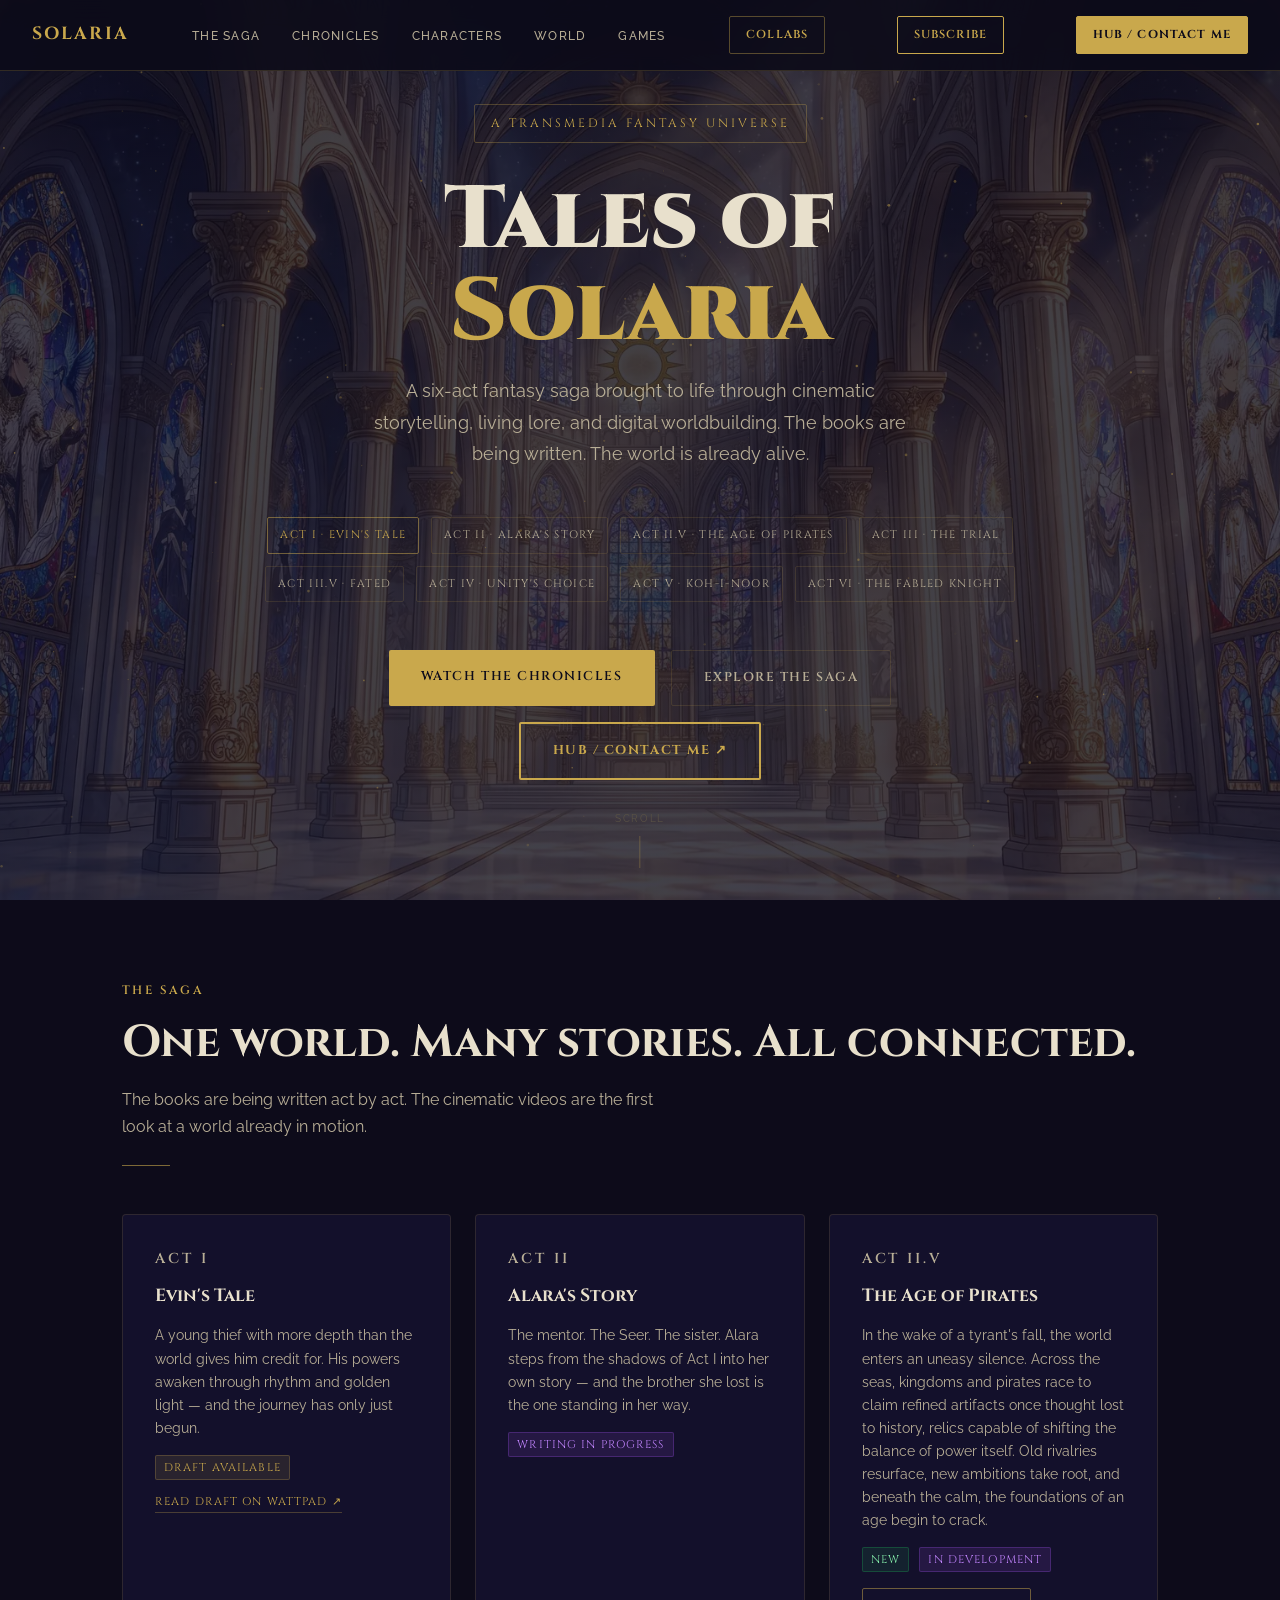
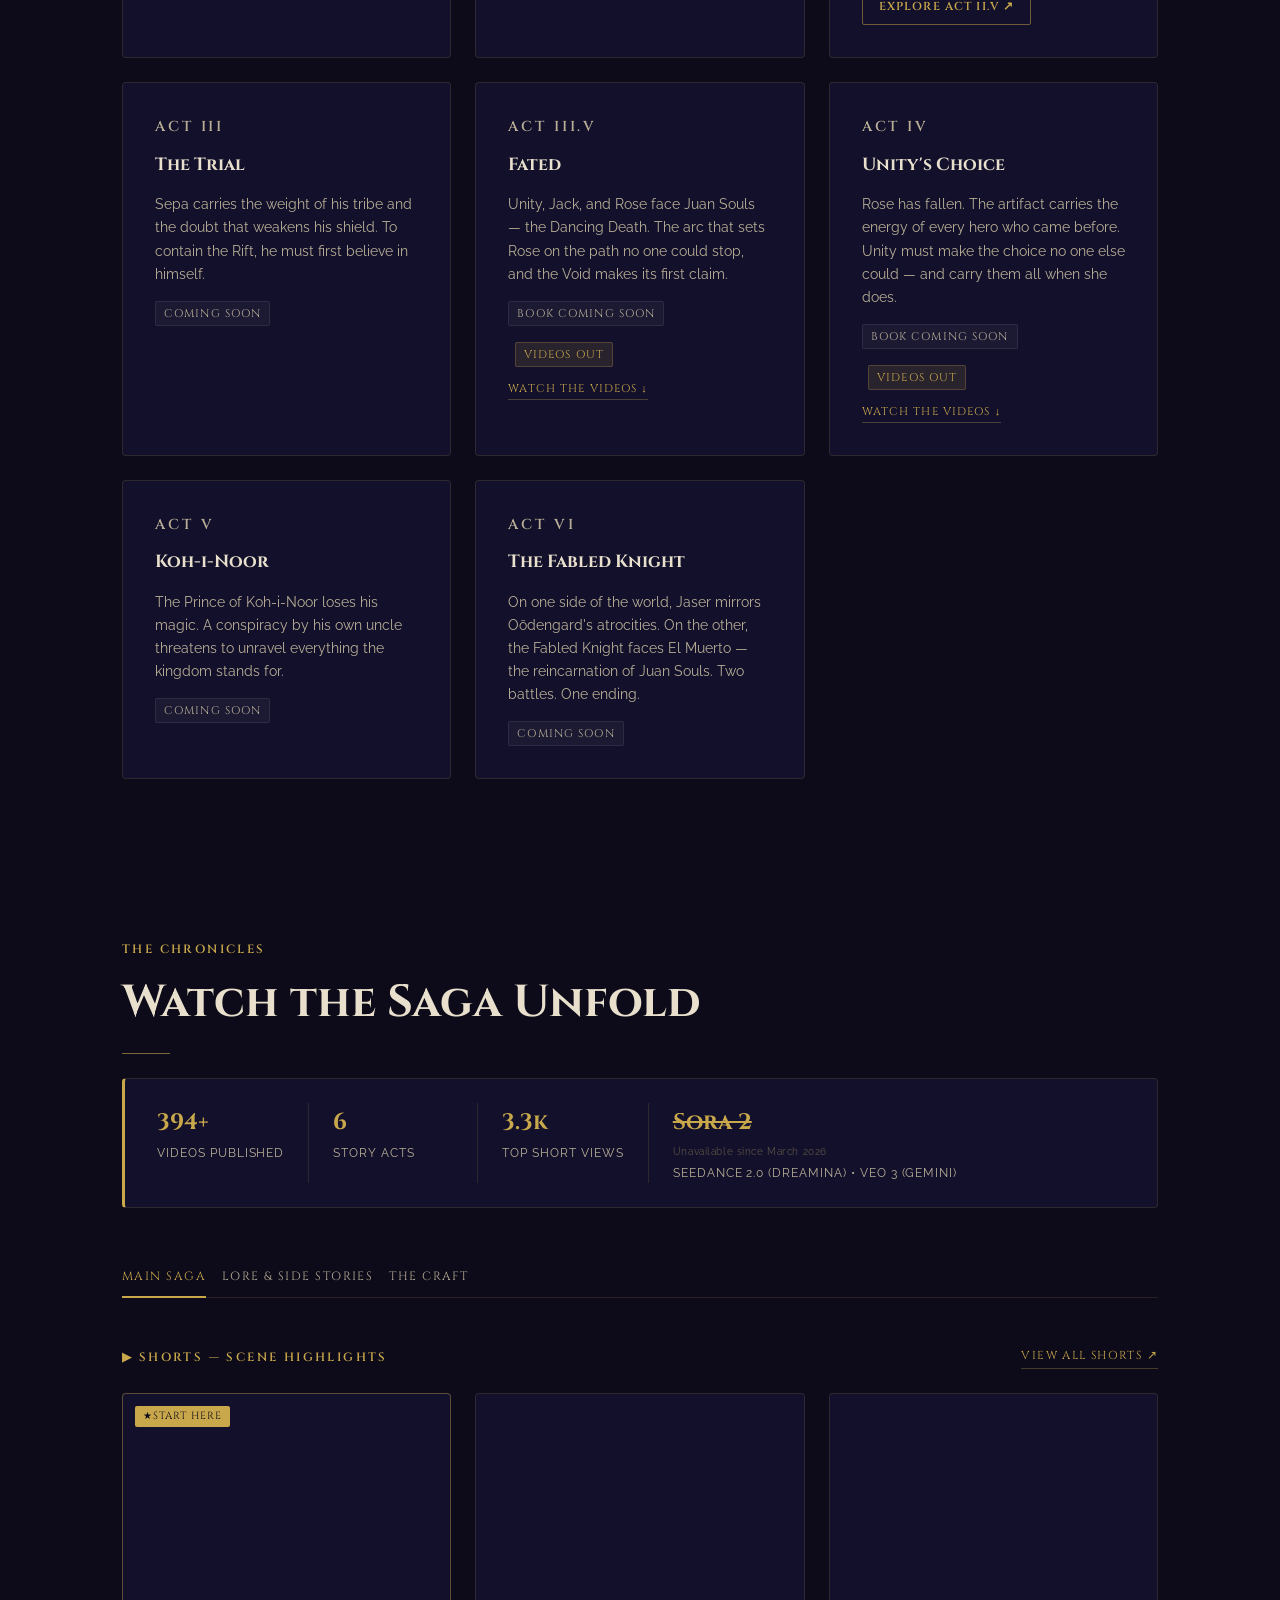
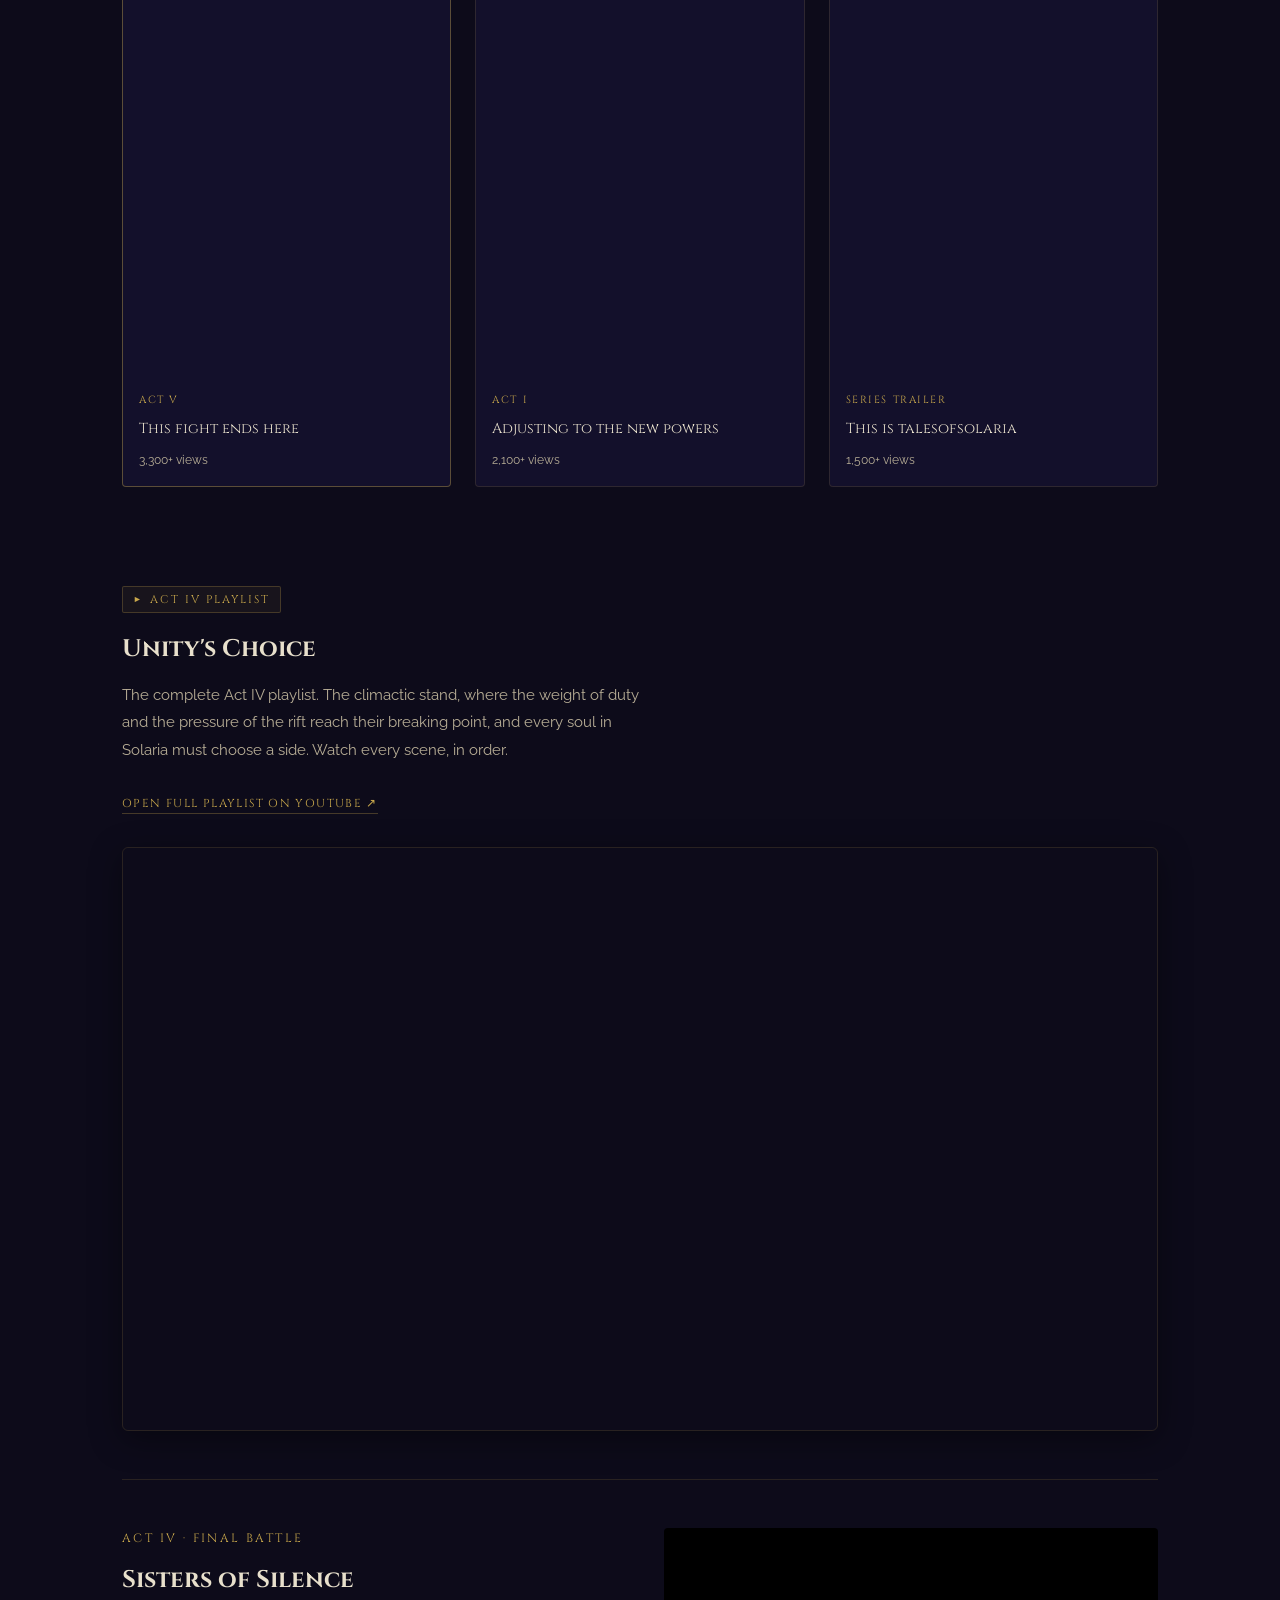
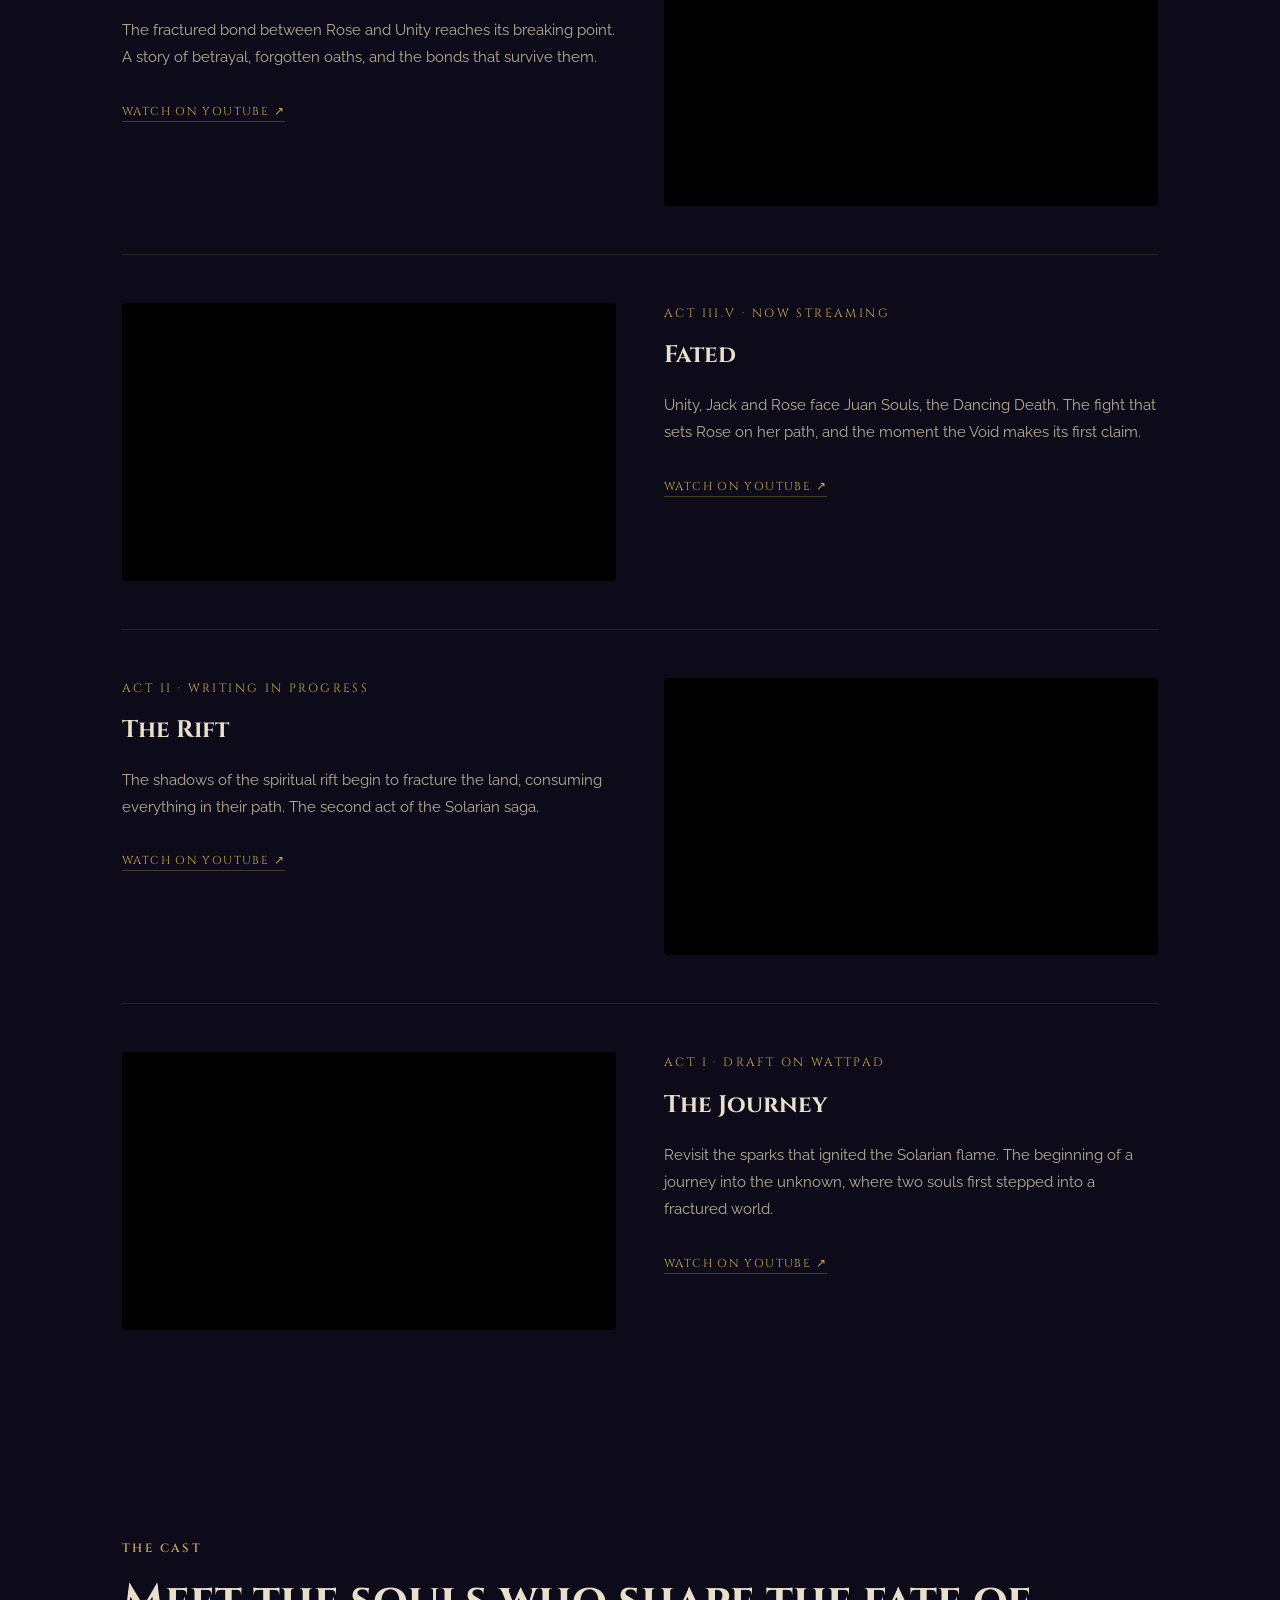
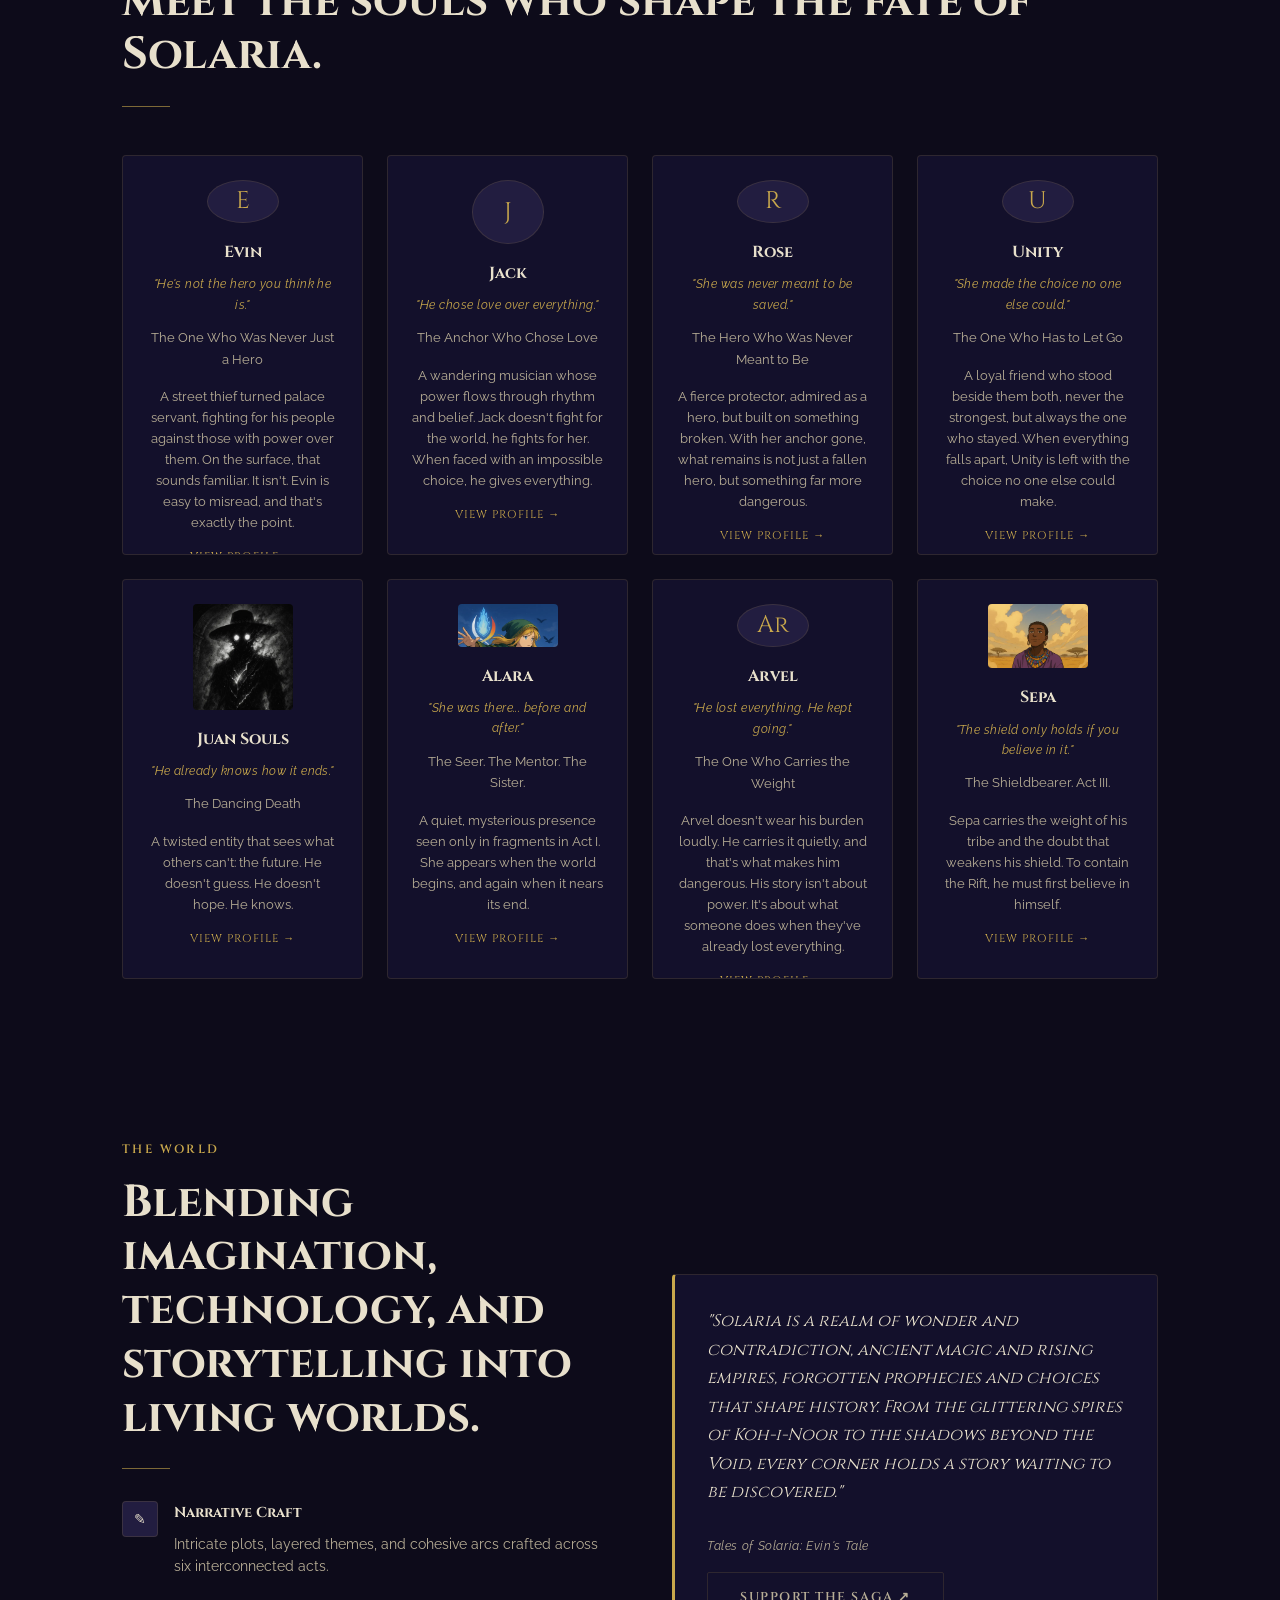
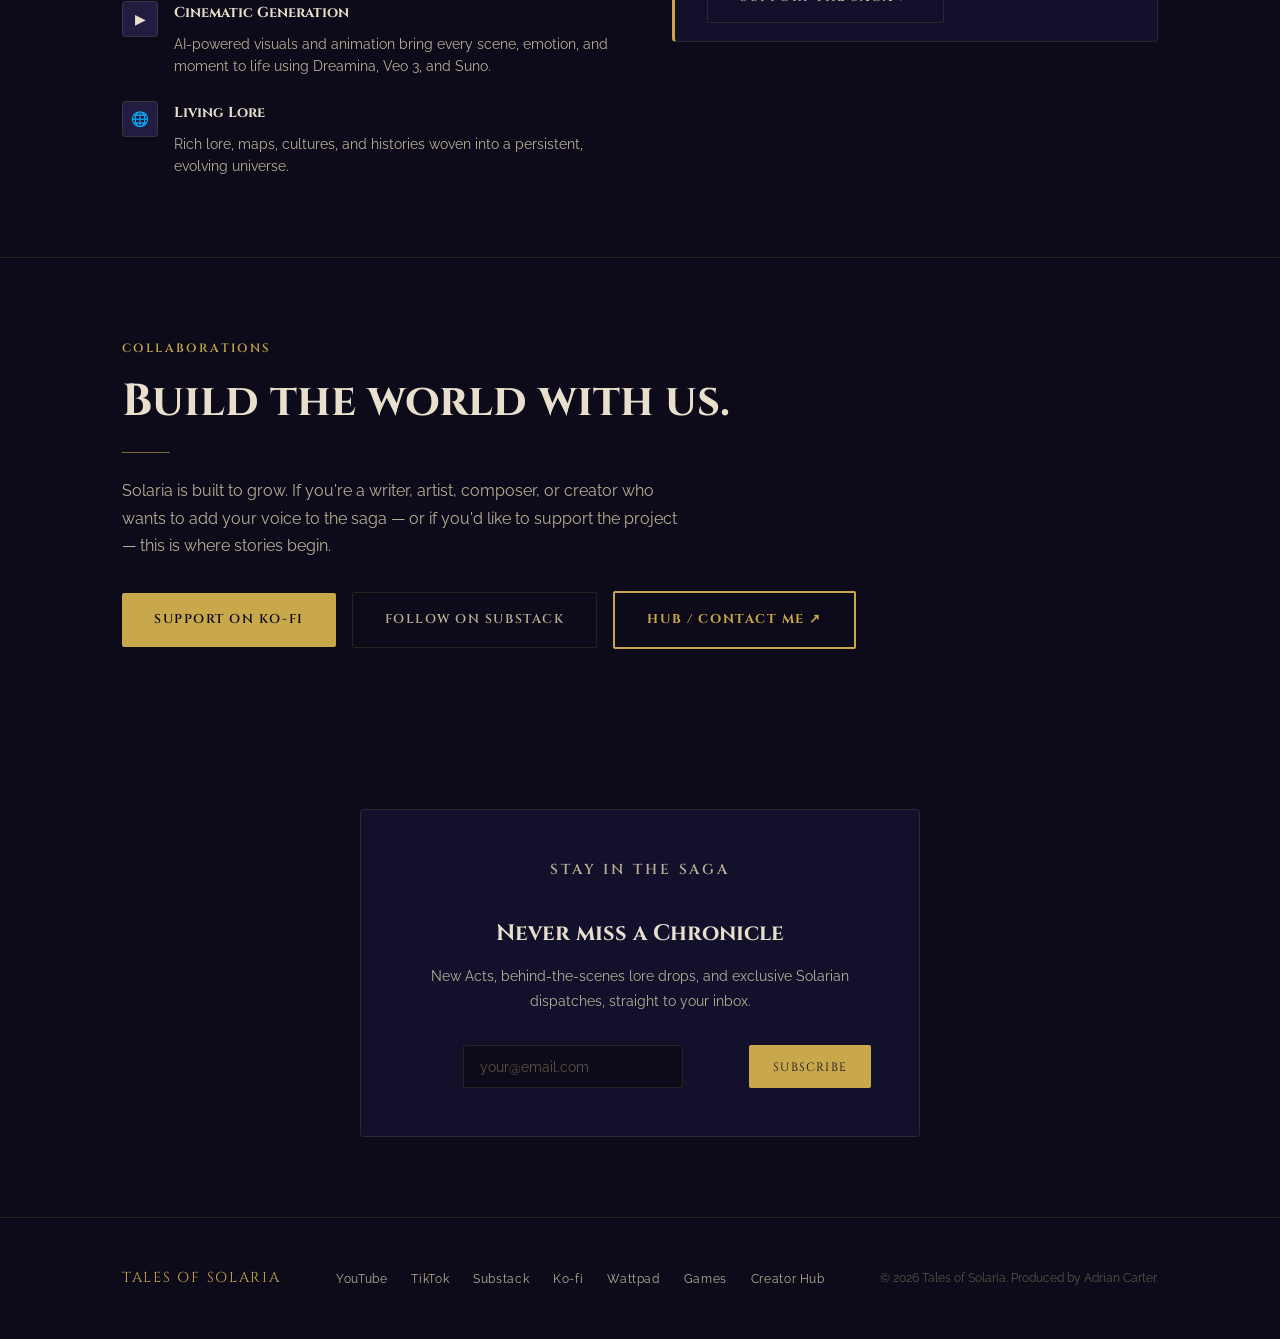
<file: index.html>
<!DOCTYPE html>
<html lang="en">
<head>
  <meta charset="UTF-8">
  <meta name="viewport" content="width=device-width, initial-scale=1.0">
  <meta name="theme-color" content="#0d0b1a">
  <title>Tales of Solaria | A Six-Act Fantasy Saga</title>
  <meta name="description" content="A six-act fantasy saga brought to life through cinematic storytelling, living lore, and digital worldbuilding.">
  <meta property="og:title" content="Tales of Solaria | A Six-Act Fantasy Saga">
  <meta property="og:description" content="A six-act fantasy saga brought to life through cinematic storytelling, living lore, and digital worldbuilding.">
  <meta property="og:url" content="https://talesofsolaria.co.uk/">
  <meta property="og:type" content="website">
  <meta property="og:image" content="https://raw.githubusercontent.com/SolarianEarl0s/SolarianEarl0s.github.io/main/android-chrome-512x512.png">
  <link rel="icon" type="image/x-icon" href="https://raw.githubusercontent.com/SolarianEarl0s/SolarianEarl0s.github.io/main/favicon.ico">
  <link rel="icon" type="image/png" sizes="32x32" href="https://raw.githubusercontent.com/SolarianEarl0s/SolarianEarl0s.github.io/main/favicon-32x32.png">
  <link rel="icon" type="image/png" sizes="16x16" href="https://raw.githubusercontent.com/SolarianEarl0s/SolarianEarl0s.github.io/main/favicon-16x16.png">
  <link rel="apple-touch-icon" sizes="180x180" href="https://raw.githubusercontent.com/SolarianEarl0s/SolarianEarl0s.github.io/main/apple-touch-icon.png">
  <link rel="manifest" href="site.webmanifest">
  <link rel="preconnect" href="https://fonts.googleapis.com">
  <link rel="preconnect" href="https://fonts.gstatic.com" crossorigin>
  <link href="https://fonts.googleapis.com/css2?family=Cinzel:wght@400;600;700;900&family=Raleway:wght@300;400;500;600&display=swap" rel="stylesheet">
  <style>
    /* ===== RESET & BASE ===== */
    *, *::before, *::after { box-sizing: border-box; margin: 0; padding: 0; }
    html { scroll-behavior: smooth; }
    body {
      background-color: #0d0b1a;
      color: #e8e0cc;
      font-family: 'Raleway', 'Helvetica Neue', sans-serif;
      font-weight: 400;
      line-height: 1.7;
      overflow-x: hidden;
    }
    body::before {
      content: '';
      position: fixed;
      inset: 0;
      /* the cathedral sits behind everything at screen size, on phones too (a fixed layer instead of background-attachment, which phones ignore or stretch) */
      background: linear-gradient(rgba(13, 11, 26, 0.78), rgba(13, 11, 26, 0.78)), url('assets/cathedral-bg.webp') center top / cover no-repeat;
      z-index: 0;
      pointer-events: none;
    }
    img { max-width: 100%; display: block; }
    a { color: inherit; text-decoration: none; }

    :focus { outline: none; }
    :focus-visible {
      outline: 2px solid #c9a84c;
      outline-offset: 3px;
      border-radius: 2px;
    }

    :root {
      --color-bg: #0d0b1a;
      --color-surface: #13102b;
      --color-surface-2: #1a1535;
      --color-surface-offset: #221d40;
      --color-border: rgba(201,168,76,0.15);
      --color-gold: #c9a84c;
      --color-gold-hover: #e2c06a;
      --color-gold-dim: rgba(201,168,76,0.6);
      --color-text: #e8e0cc;
      --color-text-muted: #b8ae96;
      --color-text-faint: #5a5245;
      --font-display: 'Cinzel', 'Georgia', serif;
      --font-body: 'Raleway', 'Helvetica Neue', sans-serif;
      --space-2: 0.5rem; --space-3: 0.75rem; --space-4: 1rem;
      --space-6: 1.5rem; --space-8: 2rem; --space-12: 3rem;
      --space-16: 4rem; --space-20: 5rem;
    }

    .skip-link {
      position: absolute; top: -100px; left: var(--space-4);
      background: var(--color-gold); color: #0d0b1a;
      padding: var(--space-2) var(--space-4);
      font-family: var(--font-display); font-size: 0.8rem;
      z-index: 9999; border-radius: 0 0 4px 4px; transition: top 0.2s;
    }
    .skip-link:focus { top: 0; outline: 2px solid #0d0b1a; outline-offset: 2px; }

    .reveal { opacity: 0; transform: translateY(24px); transition: opacity 0.6s ease, transform 0.6s ease; }
    .reveal.visible { opacity: 1; transform: translateY(0); }
    @media (prefers-reduced-motion: reduce) { .reveal { opacity: 1; transform: none; transition: none; } }

    #starfield-canvas {
      position: fixed; top: 0; left: 0;
      width: 100%; height: 100%;
      z-index: 1; pointer-events: none;
    }

    /* ===== NAVIGATION ===== */
    .nav {
      position: fixed; top: 0; left: 0; right: 0;
      display: flex; align-items: center; justify-content: space-between;
      padding: var(--space-4) var(--space-8);
      background: rgba(13,11,26,0.92); backdrop-filter: blur(12px);
      border-bottom: 1px solid rgba(201,168,76,0.2); z-index: 1000;
    }
    .nav-logo { font-family: var(--font-display); font-size: 1.1rem; font-weight: 700; color: var(--color-gold); letter-spacing: 0.12em; }
    .nav-links { display: flex; gap: var(--space-8); list-style: none; }
    .nav-links a { font-size: 0.78rem; font-weight: 500; letter-spacing: 0.1em; text-transform: uppercase; color: var(--color-text-muted); transition: color 0.2s; }
    .nav-links a:hover { color: var(--color-gold); }
    .nav-cta {
      font-family: var(--font-display); font-size: 0.72rem; font-weight: 600;
      letter-spacing: 0.1em; text-transform: uppercase;
      padding: var(--space-2) var(--space-4);
      border: 1px solid var(--color-gold); color: var(--color-gold);
      border-radius: 2px; transition: background 0.2s, color 0.2s;
    }
    .nav-cta:hover { background: var(--color-gold); color: #0d0b1a; }
    .nav-cta-collabs { background: transparent; color: var(--color-gold); border-color: rgba(201,168,76,0.4); margin-right: var(--space-2); }
    .nav-cta-collabs:hover { background: rgba(201,168,76,0.12); color: var(--color-gold); border-color: var(--color-gold); }
    .nav-cta-hub {
      background: var(--color-gold); color: #0d0b1a;
      border-color: var(--color-gold); margin-left: var(--space-2);
      font-weight: 700;
    }
    .nav-cta-hub:hover { background: var(--color-gold-hover); border-color: var(--color-gold-hover); color: #0d0b1a; }
    .nav-mobile-btn { display: none; background: none; border: none; cursor: pointer; padding: var(--space-2); }
    .nav-mobile-btn span { display: block; width: 22px; height: 2px; background: var(--color-text-muted); margin: 4px 0; transition: 0.3s; }
    .mobile-menu { display: none; position: fixed; top: 0; left: 0; right: 0; bottom: 0; background: rgba(13,11,26,0.98); z-index: 1001; flex-direction: column; align-items: center; justify-content: center; gap: var(--space-8); }
    .mobile-menu.open { display: flex; }
    .mobile-link { font-family: var(--font-display); font-size: 1.5rem; color: var(--color-text-muted); transition: color 0.2s; }
    .mobile-link:hover { color: var(--color-gold); }
    .mobile-link-hub {
      font-family: var(--font-display); font-size: 1.1rem; font-weight: 700;
      color: #0d0b1a; background: var(--color-gold);
      padding: var(--space-3) var(--space-8); border-radius: 2px;
      letter-spacing: 0.1em; text-transform: uppercase;
      transition: background 0.2s;
    }
    .mobile-link-hub:hover { background: var(--color-gold-hover); color: #0d0b1a; }
    .mobile-close { position: absolute; top: var(--space-6); right: var(--space-8); background: none; border: none; color: var(--color-text-muted); font-size: 1.5rem; cursor: pointer; }

    @media (max-width: 768px) {
      .nav-links, .nav-cta { display: none; }
      .nav-mobile-btn { display: block; }
    }

    /* ===== LAYOUT ===== */
    .container { max-width: 1100px; margin: 0 auto; padding: 0 var(--space-8); position: relative; z-index: 2; }
    section { padding: var(--space-20) 0; }
    .section-label {
      font-family: var(--font-display); font-size: 0.75rem; font-weight: 600;
      letter-spacing: 0.2em; text-transform: uppercase; color: var(--color-gold);
      margin-bottom: var(--space-4);
    }
    .section-title {
      font-family: var(--font-display); font-size: clamp(1.8rem, 4vw, 2.8rem);
      font-weight: 700; color: var(--color-text); line-height: 1.2;
      margin-bottom: var(--space-4);
    }
    .section-subtitle { font-size: 1rem; color: var(--color-text-muted); max-width: 560px; }
    .divider { width: 48px; height: 1px; background: var(--color-gold); margin: var(--space-6) 0; opacity: 0.6; }

    /* ===== HERO ===== */
    .hero {
      min-height: 100vh; display: flex; align-items: center; justify-content: center;
      text-align: center; padding: var(--space-20) var(--space-8) 6rem;
      position: relative; z-index: 2;
    }
    .hero-inner { max-width: 760px; position: relative; z-index: 2; }
    .hero-eyebrow {
      display: inline-block; font-family: var(--font-display);
      font-size: 0.75rem; letter-spacing: 0.25em; text-transform: uppercase;
      color: var(--color-gold); border: 1px solid rgba(201,168,76,0.3);
      padding: var(--space-2) var(--space-4); border-radius: 2px; margin-bottom: var(--space-8);
    }
    .hero-title {
      font-family: var(--font-display); font-size: clamp(3rem, 8vw, 5.5rem);
      font-weight: 900; line-height: 1.05; color: var(--color-text);
      margin-bottom: var(--space-4);
    }
    .hero-title span { color: var(--color-gold); }
    .hero-tagline {
      font-size: clamp(0.95rem, 2vw, 1.15rem); color: var(--color-text-muted);
      max-width: 540px; margin: 0 auto var(--space-12);
    }
    .hero-acts {
      display: flex; justify-content: center; flex-wrap: wrap; gap: var(--space-3);
      margin-bottom: var(--space-12);
    }
    .act-pill {
      font-family: var(--font-display); font-size: 0.68rem; letter-spacing: 0.12em;
      text-transform: uppercase; color: var(--color-text-muted);
      border: 1px solid var(--color-border); padding: var(--space-2) var(--space-3);
      border-radius: 2px; transition: border-color 0.2s, color 0.2s; cursor: default;
    }
    .act-pill.active { border-color: rgba(201,168,76,0.5); color: var(--color-gold); }
    .act-pill:hover { border-color: rgba(201,168,76,0.4); color: var(--color-gold-dim); }
    .hero-cta { display: flex; justify-content: center; gap: var(--space-4); flex-wrap: wrap; position: relative; z-index: 2; }
    .btn-primary {
      font-family: var(--font-display); font-size: 0.8rem; font-weight: 600;
      letter-spacing: 0.12em; text-transform: uppercase;
      background: var(--color-gold); color: #0d0b1a;
      padding: var(--space-4) var(--space-8); border-radius: 2px;
      transition: background 0.2s, transform 0.2s;
    }
    .btn-primary:hover { background: var(--color-gold-hover); transform: translateY(-1px); }
    .btn-ghost {
      font-family: var(--font-display); font-size: 0.8rem; font-weight: 600;
      letter-spacing: 0.12em; text-transform: uppercase;
      border: 1px solid var(--color-border); color: var(--color-text-muted);
      padding: var(--space-4) var(--space-8); border-radius: 2px;
      transition: border-color 0.2s, color 0.2s;
    }
    .btn-ghost:hover { border-color: var(--color-gold-dim); color: var(--color-gold); }
    .btn-hub {
      font-family: var(--font-display); font-size: 0.8rem; font-weight: 700;
      letter-spacing: 0.12em; text-transform: uppercase;
      background: transparent;
      border: 2px solid var(--color-gold);
      color: var(--color-gold);
      padding: var(--space-4) var(--space-8); border-radius: 2px;
      transition: background 0.2s, color 0.2s, transform 0.2s;
      display: inline-flex; align-items: center; gap: 0.5rem;
    }
    .btn-hub:hover { background: var(--color-gold); color: #0d0b1a; transform: translateY(-1px); }
    .scroll-indicator {
      position: absolute; bottom: var(--space-8); left: 50%; transform: translateX(-50%);
      display: flex; flex-direction: column; align-items: center; gap: var(--space-2);
      color: var(--color-text-faint); font-size: 0.65rem; letter-spacing: 0.15em; text-transform: uppercase;
      animation: bob 2s ease-in-out infinite;
      pointer-events: none; z-index: 0;
    }
    .scroll-indicator::after { content: ''; display: block; width: 1px; height: 32px; background: var(--color-gold); opacity: 0.3; }
    @keyframes bob { 0%,100% { transform: translateX(-50%) translateY(0); } 50% { transform: translateX(-50%) translateY(6px); } }

    /* ===== ACTS SECTION ===== */
    .acts-grid { display: grid; grid-template-columns: repeat(auto-fit, minmax(300px, 1fr)); gap: var(--space-6); margin-top: var(--space-12); }
    .act-card {
      background: var(--color-surface); border: 1px solid var(--color-border);
      border-radius: 4px; padding: var(--space-8);
      transition: border-color 0.3s, transform 0.3s;
      position: relative; overflow: hidden;
    }
    .act-card::before {
      content: ''; position: absolute; top: 0; left: 0; right: 0; height: 2px;
      background: linear-gradient(90deg, transparent, var(--color-gold), transparent);
      opacity: 0; transition: opacity 0.3s;
    }
    .act-card:hover { border-color: rgba(201,168,76,0.3); transform: translateY(-4px); }
    .act-card:hover::before { opacity: 1; }
    .act-number {
      font-family: var(--font-display); font-size: 0.75rem; font-weight: 600;
      letter-spacing: 0.2em; text-transform: uppercase; color: var(--color-gold);
      margin-bottom: var(--space-3);
    }
    .act-card h3 { font-family: var(--font-display); font-size: 1.1rem; color: var(--color-text); margin-bottom: var(--space-3); }
    .act-card p { font-size: 0.9rem; color: var(--color-text-muted); line-height: 1.6; }
    .act-status {
      display: inline-block; font-size: 0.7rem; font-family: var(--font-display);
      letter-spacing: 0.1em; text-transform: uppercase;
      padding: 2px 8px; border-radius: 2px; margin-top: var(--space-4);
    }
    .status-available { background: rgba(201,168,76,0.12); color: var(--color-gold); border: 1px solid rgba(201,168,76,0.25); }
    .status-wip { background: rgba(168,85,247,0.12); color: #c084fc; border: 1px solid rgba(168,85,247,0.25); }
    .status-planned { background: rgba(255,255,255,0.04); color: var(--color-text-muted); border: 1px solid rgba(255,255,255,0.08); }
    .status-new { background: rgba(34,197,94,0.10); color: #86efac; border: 1px solid rgba(34,197,94,0.25); }
    .act-wattpad-link {
      display: inline-block; margin-top: var(--space-3);
      font-family: var(--font-display); font-size: 0.7rem; letter-spacing: 0.1em;
      text-transform: uppercase; color: var(--color-gold);
      border-bottom: 1px solid rgba(201,168,76,0.3); padding-bottom: 1px;
      transition: border-color 0.2s;
    }
    .act-wattpad-link:hover { border-color: var(--color-gold); }
    .act-explore-btn {
      display: inline-block; margin-top: var(--space-4);
      font-family: var(--font-display); font-size: 0.72rem; font-weight: 600;
      letter-spacing: 0.1em; text-transform: uppercase;
      background: transparent; color: var(--color-gold);
      border: 1px solid rgba(201,168,76,0.5);
      padding: var(--space-2) var(--space-4); border-radius: 2px;
      transition: background 0.2s, color 0.2s, border-color 0.2s;
    }
    .act-explore-btn:hover { background: var(--color-gold); color: #0d0b1a; border-color: var(--color-gold); }

    /* ===== CHRONICLES ===== */
    .chronicles-tabs { display: flex; gap: var(--space-4); border-bottom: 1px solid var(--color-border); margin-bottom: var(--space-12); flex-wrap: wrap; }
    .tab-btn {
      font-family: var(--font-display); font-size: 0.75rem; letter-spacing: 0.12em;
      text-transform: uppercase; color: var(--color-text-muted);
      padding: var(--space-3) 0; border-bottom: 2px solid transparent;
      background: none; border-top: none; border-left: none; border-right: none;
      cursor: pointer; transition: color 0.2s, border-color 0.2s; margin-bottom: -1px;
    }
    .tab-btn.active { color: var(--color-gold); border-bottom-color: var(--color-gold); }
    .tab-btn:hover { color: var(--color-gold-dim); }
    .tab-panel { display: none; }
    .tab-panel.active { display: block; }

    /* ===== STATS BLOCK ===== */
    .stats-block {
      display: flex; flex-wrap: wrap; gap: var(--space-4);
      margin-bottom: var(--space-12);
      padding: var(--space-6) var(--space-8);
      background: var(--color-surface);
      border: 1px solid var(--color-border);
      border-left: 3px solid var(--color-gold);
      border-radius: 4px;
    }
    .stat-item { display: flex; flex-direction: column; gap: 2px; min-width: 120px; }
    .stat-value {
      font-family: var(--font-display); font-size: 1.4rem;
      font-weight: 700; color: var(--color-gold);
    }
    .stat-label {
      font-size: 0.75rem; color: var(--color-text-muted);
      letter-spacing: 0.08em; text-transform: uppercase;
    }
    .stat-divider { width: 1px; background: var(--color-border); align-self: stretch; margin: 0 var(--space-2); }
    @media (max-width: 600px) { .stat-divider { display: none; } }
    .stat-unavail {
      font-size: 0.6rem; color: var(--color-text-faint);
      letter-spacing: 0.06em; display: block; margin-top: 1px;
    }

    /* ===== SHORTS GRID ===== */
    .shorts-header {
      display: flex; align-items: center; justify-content: space-between;
      flex-wrap: wrap; gap: var(--space-4);
      margin-bottom: var(--space-6);
    }
    .shorts-label {
      font-family: var(--font-display); font-size: 0.75rem; font-weight: 600;
      letter-spacing: 0.2em; text-transform: uppercase; color: var(--color-gold);
    }
    .shorts-grid {
      display: grid;
      grid-template-columns: repeat(3, 1fr);
      gap: var(--space-6);
      margin-bottom: var(--space-12);
    }
    @media (max-width: 768px) { .shorts-grid { grid-template-columns: 1fr; max-width: 340px; margin-left: auto; margin-right: auto; } }
    .short-card {
      background: var(--color-surface);
      border: 1px solid var(--color-border);
      border-radius: 4px; overflow: hidden;
      transition: border-color 0.3s, transform 0.3s;
    }
    .short-card:hover { border-color: rgba(201,168,76,0.35); transform: translateY(-3px); }
    .short-card.pinned { border-color: rgba(201,168,76,0.4); }
    .short-card.pinned .short-video-wrap::before {
      content: '\2605 Start Here';
      position: absolute; top: var(--space-3); left: var(--space-3);
      font-family: var(--font-display); font-size: 0.65rem; letter-spacing: 0.1em;
      text-transform: uppercase; color: #0d0b1a;
      background: var(--color-gold); padding: 2px 8px; border-radius: 2px;
      z-index: 2;
    }
    .short-video-wrap {
      position: relative;
      padding-bottom: 177.78%; height: 0; overflow: hidden;
    }
    .short-video-wrap iframe {
      position: absolute; top: 0; left: 0;
      width: 100%; height: 100%; border: none;
    }
    .short-meta { padding: var(--space-4); }
    .short-act {
      font-family: var(--font-display); font-size: 0.65rem;
      letter-spacing: 0.15em; text-transform: uppercase;
      color: var(--color-gold); margin-bottom: var(--space-2);
    }
    .short-title { font-family: var(--font-display); font-size: 0.9rem; color: var(--color-text); margin-bottom: var(--space-2); }
    .short-views { font-size: 0.75rem; color: var(--color-text-muted); }

    /* ===== CHRONICLE ENTRIES ===== */
    .chronicle-entry {
      display: grid; grid-template-columns: 1fr 1fr; gap: var(--space-12);
      align-items: start; padding: var(--space-12) 0;
      border-bottom: 1px solid var(--color-border);
    }
    .chronicle-entry:last-child { border-bottom: none; }
    .chronicle-entry.reverse { direction: rtl; }
    .chronicle-entry.reverse > * { direction: ltr; }
    .chronicle-video { border-radius: 4px; overflow: hidden; background: #000; position: relative; }
    .video-embed { position: relative; padding-bottom: 56.25%; height: 0; }
    .video-embed iframe { position: absolute; top: 0; left: 0; width: 100%; height: 100%; border: none; }
    .tiktok-embed { position: relative; padding-bottom: 177.78%; height: 0; }
    .tiktok-embed iframe { position: absolute; top: 0; left: 0; width: 100%; height: 100%; border: none; }
    .chronicle-label { font-family: var(--font-display); font-size: 0.75rem; letter-spacing: 0.2em; text-transform: uppercase; color: var(--color-gold); margin-bottom: var(--space-3); }
    .chronicle-title { font-family: var(--font-display); font-size: 1.5rem; color: var(--color-text); margin-bottom: var(--space-4); }
    .chronicle-body { font-size: 0.95rem; color: var(--color-text-muted); line-height: 1.8; margin-bottom: var(--space-6); }
    .chronicle-link { font-family: var(--font-display); font-size: 0.72rem; letter-spacing: 0.12em; text-transform: uppercase; color: var(--color-gold); border-bottom: 1px solid rgba(201,168,76,0.3); padding-bottom: 2px; transition: border-color 0.2s; }
    .chronicle-link:hover { border-color: var(--color-gold); }

    /* ===== PLAYLIST BLOCK ===== */
    .playlist-block {
      padding: var(--space-12) 0;
      border-bottom: 1px solid var(--color-border);
    }
    .playlist-header {
      display: flex; align-items: flex-start; justify-content: space-between;
      flex-wrap: wrap; gap: var(--space-4); margin-bottom: var(--space-8);
    }
    .playlist-meta { flex: 1; min-width: 260px; }
    .playlist-badge {
      display: inline-flex; align-items: center; gap: 6px;
      font-family: var(--font-display); font-size: 0.7rem; letter-spacing: 0.18em;
      text-transform: uppercase; color: var(--color-gold);
      border: 1px solid rgba(201,168,76,0.25); border-radius: 2px;
      padding: 3px 10px; margin-bottom: var(--space-4);
      background: rgba(201,168,76,0.06);
    }
    .playlist-badge::before { content: '\25BA'; font-size: 0.55rem; }
    .playlist-title { font-family: var(--font-display); font-size: 1.5rem; color: var(--color-text); margin-bottom: var(--space-3); }
    .playlist-desc { font-size: 0.95rem; color: var(--color-text-muted); line-height: 1.8; max-width: 520px; margin-bottom: var(--space-6); }
    .playlist-embed {
      border-radius: 6px; overflow: hidden;
      border: 1px solid rgba(201,168,76,0.15);
      box-shadow: 0 8px 32px rgba(0,0,0,0.4);
    }
    .playlist-embed .video-embed { padding-bottom: 56.25%; }
    .playlist-embed iframe { position: absolute; top: 0; left: 0; width: 100%; height: 100%; border: none; }

    @media (max-width: 768px) {
      .chronicle-entry { grid-template-columns: 1fr; }
      .chronicle-entry.reverse { direction: ltr; }
    }

    /* ===== CHARACTERS ===== */
    .characters-grid { display: grid; grid-template-columns: repeat(auto-fill, minmax(200px, 1fr)); gap: var(--space-6); margin-top: var(--space-12); }
    .character-card {
      background: var(--color-surface); border: 1px solid var(--color-border);
      border-radius: 4px; padding: var(--space-6); text-align: center;
      transition: border-color 0.3s, transform 0.3s;
    }
    .character-card:hover { border-color: rgba(201,168,76,0.35); transform: translateY(-3px); }
    .character-card.coming-soon { opacity: 0.5; pointer-events: none; }
    .char-avatar {
      width: 72px; height: 72px; border-radius: 50%;
      background: var(--color-surface-offset);
      border: 1px solid var(--color-border); margin: 0 auto var(--space-4);
      display: flex; align-items: center; justify-content: center;
      font-family: var(--font-display); font-size: 1.5rem; color: var(--color-gold);
    }
    .char-name { font-family: var(--font-display); font-size: 1rem; color: var(--color-text); margin-bottom: var(--space-2); }
    .char-tagline { font-size: 0.75rem; color: var(--color-gold); font-style: italic; margin-bottom: var(--space-3); letter-spacing: 0.04em; }
    .char-role { font-size: 0.8rem; color: var(--color-text-muted); margin-bottom: var(--space-4); }
    .char-bio { font-size: 0.82rem; color: var(--color-text-muted); line-height: 1.6; margin-bottom: var(--space-4); }
    .char-link { font-family: var(--font-display); font-size: 0.7rem; letter-spacing: 0.1em; text-transform: uppercase; color: var(--color-gold); }
    .char-link:hover { text-decoration: underline; }
    .char-coming-soon { font-family: var(--font-display); font-size: 0.7rem; letter-spacing: 0.15em; text-transform: uppercase; color: var(--color-text-faint); }
    .char-avatar-img { width: 100px; height: 120px; border-radius: 4px; overflow: hidden; margin: 0 auto var(--space-4); }
    .char-avatar-img img { width: 100%; height: 100%; object-fit: cover; object-position: top center; }

    /* ===== CHARACTER CARD FLIP ===== */
    .char-flip-wrapper { perspective: 1200px; }
    .char-flip {
      position: relative;
      transform-style: preserve-3d;
      transition: transform 0.7s cubic-bezier(0.4, 0, 0.2, 1);
      height: 400px;
    }
    .char-flip.is-flipped { transform: rotateY(180deg); }
    .char-front, .char-back {
      position: absolute; inset: 0;
      backface-visibility: hidden;
      -webkit-backface-visibility: hidden;
      border-radius: 4px; overflow: hidden;
      display: flex; flex-direction: column; align-items: center;
    }
    .char-front {
      background: var(--color-surface);
      border: 1px solid var(--color-border);
      padding: var(--space-6); text-align: center;
      justify-content: flex-start;
      transition: border-color 0.3s;
    }
    .char-flip-wrapper:hover .char-front { border-color: rgba(201,168,76,0.35); }
    .char-back {
      background: #000;
      transform: rotateY(180deg);
      justify-content: flex-end;
    }
    .char-back img {
      position: absolute; inset: 0;
      width: 100%; height: 100%;
      object-fit: cover; object-position: top center;
    }
    .char-back-overlay {
      position: absolute; bottom: 0; left: 0; right: 0;
      background: linear-gradient(to top, rgba(13,11,26,0.85) 0%, transparent 100%);
      height: 80px; pointer-events: none;
    }
    .char-flip-btn {
      background: none; border: none;
      padding: 0 0 var(--space-2);
      cursor: pointer; font-family: var(--font-display);
      font-size: 0.7rem; letter-spacing: 0.1em;
      text-transform: uppercase; color: var(--color-gold);
      margin-top: auto;
    }
    .char-flip-btn:hover { text-decoration: underline; }
    .char-back-btn {
      position: relative; z-index: 2;
      font-family: var(--font-display); font-size: 0.7rem;
      letter-spacing: 0.1em; text-transform: uppercase;
      color: var(--color-gold);
      background: rgba(13,11,26,0.75);
      border: 1px solid rgba(201,168,76,0.4);
      border-radius: 2px; padding: var(--space-2) var(--space-4);
      margin-bottom: var(--space-4);
      cursor: pointer; backdrop-filter: blur(6px); transition: background 0.2s;
    }
    .char-back-btn:hover { background: rgba(201,168,76,0.15); }

    /* ===== WORLD ===== */
    .world-split { display: grid; grid-template-columns: 1fr 1fr; gap: var(--space-16); align-items: center; }
    .world-features { display: flex; flex-direction: column; gap: var(--space-6); margin-top: var(--space-8); }
    .world-feature { display: flex; gap: var(--space-4); align-items: flex-start; }
    .feature-icon {
      width: 36px; height: 36px; flex-shrink: 0;
      background: var(--color-surface-offset); border: 1px solid var(--color-border);
      border-radius: 4px; display: flex; align-items: center; justify-content: center;
      font-size: 0.9rem;
    }
    .feature-text h4 { font-family: var(--font-display); font-size: 0.9rem; color: var(--color-text); margin-bottom: var(--space-2); }
    .feature-text p { font-size: 0.85rem; color: var(--color-text-muted); line-height: 1.6; }
    .world-lore {
      background: var(--color-surface); border: 1px solid var(--color-border);
      border-radius: 4px; padding: var(--space-8);
      border-left: 3px solid var(--color-gold);
    }
    .world-lore blockquote { font-family: var(--font-display); font-size: 1.05rem; color: var(--color-text); line-height: 1.7; font-style: italic; margin-bottom: var(--space-6); }
    .world-lore cite { font-size: 0.78rem; color: var(--color-text-muted); letter-spacing: 0.05em; }
    @media (max-width: 768px) { .world-split { grid-template-columns: 1fr; } }

    .world { }
    .world-inner { max-width: 1100px; margin: 0 auto; padding: 0 var(--space-8); position: relative; z-index: 2; }
    .world-header { margin-bottom: var(--space-8); }
    .world-intro { font-size: 1rem; color: var(--color-text-muted); max-width: 620px; }

    /* ===== NEWSLETTER ===== */
    .newsletter-box {
      background: var(--color-surface); border: 1px solid var(--color-border);
      border-radius: 4px; padding: var(--space-12); text-align: center; max-width: 560px; margin: 0 auto;
    }
    .newsletter-box h3 { font-family: var(--font-display); font-size: 1.4rem; color: var(--color-text); margin-bottom: var(--space-3); }
    .newsletter-box p { font-size: 0.9rem; color: var(--color-text-muted); margin-bottom: var(--space-8); }
    .newsletter-form { display: flex; gap: var(--space-3); flex-wrap: wrap; justify-content: center; }
    .newsletter-form input {
      flex: 1; min-width: 220px; background: var(--color-bg);
      border: 1px solid var(--color-border); border-radius: 2px;
      padding: var(--space-3) var(--space-4); color: var(--color-text);
      font-family: var(--font-body); font-size: 0.9rem;
    }
    .newsletter-form input::placeholder { color: var(--color-text-faint); }
    .newsletter-form input:focus { outline: none; border-color: var(--color-gold-dim); box-shadow: 0 0 0 2px rgba(201,168,76,0.2); }
    .newsletter-form input[aria-invalid="true"] { border-color: #f87171; }
    .newsletter-form input[aria-invalid="true"]:focus { box-shadow: 0 0 0 2px rgba(248,113,113,0.2); }
    .field-error { font-size: 0.8rem; color: #f87171; margin-top: var(--space-2); display: none; }
    .newsletter-form button {
      font-family: var(--font-display); font-size: 0.75rem; letter-spacing: 0.1em; text-transform: uppercase;
      background: var(--color-gold); color: #0d0b1a; border: none;
      padding: var(--space-3) var(--space-6); border-radius: 2px; cursor: pointer; transition: background 0.2s;
    }
    .newsletter-form button:hover { background: var(--color-gold-hover); }
    #newsletter-success { display: none; color: var(--color-gold); font-size: 0.85rem; margin-top: var(--space-4); font-family: var(--font-display); }

    /* ===== FOOTER ===== */
    .footer {
      border-top: 1px solid var(--color-border); padding: var(--space-12) 0;
      position: relative; z-index: 2;
    }
    .footer-inner { display: flex; align-items: center; justify-content: space-between; flex-wrap: wrap; gap: var(--space-6); }
    .footer-logo { font-family: var(--font-display); font-size: 0.9rem; color: var(--color-gold); letter-spacing: 0.12em; }
    .footer-links { display: flex; gap: var(--space-6); flex-wrap: wrap; }
    .footer-links a { font-size: 0.78rem; color: var(--color-text-muted); letter-spacing: 0.05em; transition: color 0.2s; }
    .footer-links a:hover { color: var(--color-gold); }
    .footer-copy { font-size: 0.75rem; color: var(--color-text-faint); }
  </style>
</head>
<body>
  <a href="#main" class="skip-link">Skip to content</a>
  <canvas id="starfield-canvas" aria-hidden="true"></canvas>

  <!-- NAV -->
  <nav class="nav" role="navigation" aria-label="Main navigation">
    <a href="#" class="nav-logo" aria-label="Tales of Solaria — home">SOLARIA</a>
    <ul class="nav-links" role="list">
      <li><a href="#acts">The Saga</a></li>
      <li><a href="#chronicles">Chronicles</a></li>
      <li><a href="#characters">Characters</a></li>
      <li><a href="#world">World</a></li>
      <li><a href="/games/">Games</a></li>
    </ul>
    <a href="#collabs" class="nav-cta nav-cta-collabs" aria-label="Go to collaborations section">Collabs</a>
    <a href="https://solarianearl.substack.com/" class="nav-cta" target="_blank" rel="noopener" aria-label="Subscribe to the Solaria newsletter on Substack">Subscribe</a>
    <a href="https://hub.talesofsolaria.co.uk/" class="nav-cta nav-cta-hub" target="_blank" rel="noopener" aria-label="Visit the Creator Hub and contact page">Hub / Contact Me</a>
    <button class="nav-mobile-btn" aria-label="Open menu" aria-expanded="false" aria-controls="mobile-menu">
      <span></span><span></span><span></span>
    </button>
  </nav>

  <!-- MOBILE MENU -->
  <div class="mobile-menu" id="mobile-menu" role="dialog" aria-modal="true" aria-label="Mobile navigation">
    <button class="mobile-close" aria-label="Close menu">&#10005;</button>
    <a href="#acts" class="mobile-link">The Saga</a>
    <a href="#chronicles" class="mobile-link">Chronicles</a>
    <a href="#characters" class="mobile-link">Characters</a>
    <a href="#world" class="mobile-link">World</a>
    <a href="/games/" class="mobile-link">Games</a>
    <a href="#collabs" class="mobile-link">Collabs</a>
    <a href="https://solarianearl.substack.com/" class="mobile-link" target="_blank" rel="noopener">Subscribe</a>
    <a href="https://hub.talesofsolaria.co.uk/" class="mobile-link mobile-link-hub" target="_blank" rel="noopener" aria-label="Creator Hub and contact">Hub / Contact Me &#8599;</a>
  </div>

  <main id="main">

    <!-- HERO -->
    <section class="hero" aria-labelledby="hero-title">
      <div class="hero-inner">
        <div class="hero-eyebrow">A Transmedia Fantasy Universe</div>
        <h1 class="hero-title" id="hero-title">Tales of<br><span>Solaria</span></h1>
        <p class="hero-tagline">A six-act fantasy saga brought to life through cinematic storytelling, living lore, and digital worldbuilding. The books are being written. The world is already alive.</p>
        <div class="hero-acts" aria-label="Acts overview">
          <span class="act-pill active">Act I &middot; Evin's Tale</span>
          <span class="act-pill">Act II &middot; Alara's Story</span>
          <span class="act-pill">Act II.V &middot; The Age of Pirates</span>
          <span class="act-pill">Act III &middot; The Trial</span>
          <span class="act-pill">Act III.V &middot; Fated</span>
          <span class="act-pill">Act IV &middot; Unity's Choice</span>
          <span class="act-pill">Act V &middot; Koh-i-Noor</span>
          <span class="act-pill">Act VI &middot; The Fabled Knight</span>
        </div>
        <div class="hero-cta">
          <a href="#chronicles" class="btn-primary">Watch the Chronicles</a>
          <a href="#acts" class="btn-ghost">Explore the Saga</a>
          <a href="https://hub.talesofsolaria.co.uk/" class="btn-hub" target="_blank" rel="noopener" aria-label="Visit the Creator Hub and get in touch">Hub / Contact Me &#8599;</a>
        </div>
      </div>
      <div class="scroll-indicator" aria-hidden="true">Scroll</div>
    </section>

    <!-- ACTS -->
    <section id="acts" aria-labelledby="acts-title">
      <div class="container">
        <div class="reveal">
          <p class="section-label">The Saga</p>
          <h2 class="section-title" id="acts-title">One world. Many stories. All connected.</h2>
          <p class="section-subtitle" style="margin-bottom: var(--space-4);">The books are being written act by act. The cinematic videos are the first look at a world already in motion.</p>
          <div class="divider"></div>
        </div>
        <div class="acts-grid">

          <article class="act-card reveal">
            <p class="act-number">Act I</p>
            <h3>Evin's Tale</h3>
            <p>A young thief with more depth than the world gives him credit for. His powers awaken through rhythm and golden light &mdash; and the journey has only just begun.</p>
            <span class="act-status status-available">Draft Available</span><br>
            <a href="https://www.wattpad.com/1512055057-solaria-evin%27s-tale-draft-the-mysterious-lady" class="act-wattpad-link" target="_blank" rel="noopener">Read Draft on Wattpad &#8599;</a>
          </article>

          <article class="act-card reveal">
            <p class="act-number">Act II</p>
            <h3>Alara's Story</h3>
            <p>The mentor. The Seer. The sister. Alara steps from the shadows of Act I into her own story &mdash; and the brother she lost is the one standing in her way.</p>
            <span class="act-status status-wip">Writing in Progress</span>
          </article>

          <article class="act-card reveal">
            <p class="act-number">Act II.V</p>
            <h3>The Age of Pirates</h3>
            <p>In the wake of a tyrant's fall, the world enters an uneasy silence. Across the seas, kingdoms and pirates race to claim refined artifacts once thought lost to history, relics capable of shifting the balance of power itself. Old rivalries resurface, new ambitions take root, and beneath the calm, the foundations of an age begin to crack.</p>
            <span class="act-status status-new">New</span>
            <span class="act-status status-wip" style="margin-left: 0.4rem;">In Development</span><br>
            <a href="https://hub.talesofsolaria.co.uk/act2v/" class="act-explore-btn" target="_blank" rel="noopener" aria-label="Explore Act II.V — The Age of Pirates">Explore Act II.V &#8599;</a>
          </article>

          <article class="act-card reveal">
            <p class="act-number">Act III</p>
            <h3>The Trial</h3>
            <p>Sepa carries the weight of his tribe and the doubt that weakens his shield. To contain the Rift, he must first believe in himself.</p>
            <span class="act-status status-planned">Coming Soon</span>
          </article>

          <article class="act-card reveal">
            <p class="act-number">Act III.V</p>
            <h3>Fated</h3>
            <p>Unity, Jack, and Rose face Juan Souls &mdash; the Dancing Death. The arc that sets Rose on the path no one could stop, and the Void makes its first claim.</p>
            <span class="act-status status-planned">Book Coming Soon</span>
            <span class="act-status status-available" style="margin-left: 0.4rem;">Videos Out</span><br>
            <a href="#chronicles" class="act-wattpad-link">Watch the Videos &#8595;</a>
          </article>

          <article class="act-card reveal">
            <p class="act-number">Act IV</p>
            <h3>Unity's Choice</h3>
            <p>Rose has fallen. The artifact carries the energy of every hero who came before. Unity must make the choice no one else could &mdash; and carry them all when she does.</p>
            <span class="act-status status-planned">Book Coming Soon</span>
            <span class="act-status status-available" style="margin-left: 0.4rem;">Videos Out</span><br>
            <a href="#chronicles" class="act-wattpad-link">Watch the Videos &#8595;</a>
          </article>

          <article class="act-card reveal">
            <p class="act-number">Act V</p>
            <h3>Koh-i-Noor</h3>
            <p>The Prince of Koh-i-Noor loses his magic. A conspiracy by his own uncle threatens to unravel everything the kingdom stands for.</p>
            <span class="act-status status-planned">Coming Soon</span>
          </article>

          <article class="act-card reveal">
            <p class="act-number">Act VI</p>
            <h3>The Fabled Knight</h3>
            <p>On one side of the world, Jaser mirrors Oōdengard's atrocities. On the other, the Fabled Knight faces El Muerto &mdash; the reincarnation of Juan Souls. Two battles. One ending.</p>
            <span class="act-status status-planned">Coming Soon</span>
          </article>

        </div>
      </div>
    </section>

    <!-- CHRONICLES -->
    <section id="chronicles" aria-labelledby="chronicles-title">
      <div class="container">
        <div class="reveal">
          <p class="section-label">The Chronicles</p>
          <h2 class="section-title" id="chronicles-title">Watch the Saga Unfold</h2>
          <div class="divider"></div>
        </div>

        <div class="stats-block reveal" aria-label="Production statistics">
          <div class="stat-item">
            <span class="stat-value">394+</span>
            <span class="stat-label">Videos Published</span>
          </div>
          <div class="stat-divider" aria-hidden="true"></div>
          <div class="stat-item">
            <span class="stat-value">6</span>
            <span class="stat-label">Story Acts</span>
          </div>
          <div class="stat-divider" aria-hidden="true"></div>
          <div class="stat-item">
            <span class="stat-value">3.3k</span>
            <span class="stat-label">Top Short Views</span>
          </div>
          <div class="stat-divider" aria-hidden="true"></div>
          <div class="stat-item">
            <span class="stat-value"><s>Sora 2</s></span>
            <span class="stat-unavail">Unavailable since March 2026</span>
            <span class="stat-label">Seedance 2.0 (Dreamina) &bull; Veo 3 (Gemini)</span>
          </div>
        </div>

        <div class="chronicles-tabs" role="tablist" aria-label="Chronicle categories">
          <button class="tab-btn active" role="tab" aria-selected="true" aria-controls="tab-main" data-tab="tab-main">Main Saga</button>
          <button class="tab-btn" role="tab" aria-selected="false" aria-controls="tab-lore" data-tab="tab-lore">Lore &amp; Side Stories</button>
          <button class="tab-btn" role="tab" aria-selected="false" aria-controls="tab-craft" data-tab="tab-craft">The Craft</button>
        </div>

        <!-- MAIN SAGA TAB -->
        <div id="tab-main" class="tab-panel active" role="tabpanel">

          <div class="reveal">
            <div class="shorts-header">
              <p class="shorts-label">&#9654; Shorts &mdash; Scene Highlights</p>
              <a href="https://www.youtube.com/@archivetalesofsolaria/shorts" target="_blank" rel="noopener" class="chronicle-link">View all Shorts &#8599;</a>
            </div>
            <div class="shorts-grid" aria-label="Featured short clips">

              <div class="short-card pinned reveal">
                <div class="short-video-wrap">
                  <iframe src="https://www.youtube.com/embed/vqfrwZCPMI0" title="This fight ends here — Act 5, Tales of Solaria" allowfullscreen loading="lazy"></iframe>
                </div>
                <div class="short-meta">
                  <p class="short-act">Act V</p>
                  <p class="short-title">This fight ends here</p>
                  <p class="short-views">3,300+ views</p>
                </div>
              </div>

              <div class="short-card reveal">
                <div class="short-video-wrap">
                  <iframe src="https://www.youtube.com/embed/0HaekAifROo" title="Adjusting to the new powers — Act 1, Tales of Solaria" allowfullscreen loading="lazy"></iframe>
                </div>
                <div class="short-meta">
                  <p class="short-act">Act I</p>
                  <p class="short-title">Adjusting to the new powers</p>
                  <p class="short-views">2,100+ views</p>
                </div>
              </div>

              <div class="short-card reveal">
                <div class="short-video-wrap">
                  <iframe src="https://www.youtube.com/embed/PtesRnjA5bQ" title="This is talesofsolaria — Series Trailer" allowfullscreen loading="lazy"></iframe>
                </div>
                <div class="short-meta">
                  <p class="short-act">Series Trailer</p>
                  <p class="short-title">This is talesofsolaria</p>
                  <p class="short-views">1,500+ views</p>
                </div>
              </div>

            </div>
          </div>

          <div class="playlist-block reveal">
            <div class="playlist-header">
              <div class="playlist-meta">
                <span class="playlist-badge">Act IV Playlist</span>
                <h3 class="playlist-title">Unity's Choice</h3>
                <p class="playlist-desc">The complete Act IV playlist. The climactic stand, where the weight of duty and the pressure of the rift reach their breaking point, and every soul in Solaria must choose a side. Watch every scene, in order.</p>
                <a href="https://www.youtube.com/watch?v=NCVntf3jMno&list=PLqTA7356OEMn2owHUEpIrQtEDGcOXEKoR" class="chronicle-link" target="_blank" rel="noopener">Open Full Playlist on YouTube &#8599;</a>
              </div>
            </div>
            <div class="playlist-embed">
              <div class="video-embed" style="position:relative; padding-bottom:56.25%; height:0;">
                <iframe src="https://www.youtube.com/embed/NCVntf3jMno?list=PLqTA7356OEMn2owHUEpIrQtEDGcOXEKoR&index=1" title="Act IV: Unity's Choice, Full Playlist" allowfullscreen loading="lazy" style="position:absolute; top:0; left:0; width:100%; height:100%; border:none;"></iframe>
              </div>
            </div>
          </div>

          <div class="chronicle-entry reverse reveal">
            <div class="chronicle-video">
              <div class="video-embed">
                <iframe src="https://www.youtube.com/embed/ieATtHwFqbc" title="Sisters of Silence, Act 4 Final Battle" allowfullscreen loading="lazy"></iframe>
              </div>
            </div>
            <div class="chronicle-text">
              <p class="chronicle-label">Act IV &middot; Final Battle</p>
              <h3 class="chronicle-title">Sisters of Silence</h3>
              <p class="chronicle-body">The fractured bond between Rose and Unity reaches its breaking point. A story of betrayal, forgotten oaths, and the bonds that survive them.</p>
              <a href="https://www.youtube.com/@archivetalesofsolaria" class="chronicle-link" target="_blank" rel="noopener">Watch on YouTube &#8599;</a>
            </div>
          </div>

          <div class="chronicle-entry reveal">
            <div class="chronicle-video">
              <div class="video-embed">
                <iframe src="https://www.youtube.com/embed/Ni9qJ2ontI0" title="Fated, Act III.V" allowfullscreen loading="lazy"></iframe>
              </div>
            </div>
            <div class="chronicle-text">
              <p class="chronicle-label">Act III.V &middot; Now Streaming</p>
              <h3 class="chronicle-title">Fated</h3>
              <p class="chronicle-body">Unity, Jack and Rose face Juan Souls, the Dancing Death. The fight that sets Rose on her path, and the moment the Void makes its first claim.</p>
              <a href="https://youtu.be/Ni9qJ2ontI0" class="chronicle-link" target="_blank" rel="noopener">Watch on YouTube &#8599;</a>
            </div>
          </div>

          <div class="chronicle-entry reverse reveal">
            <div class="chronicle-video">
              <div class="video-embed">
                <iframe src="https://www.youtube.com/embed/-CI9-A7eObE" title="Act 2: Dealing with the Rift" allowfullscreen loading="lazy"></iframe>
              </div>
            </div>
            <div class="chronicle-text">
              <p class="chronicle-label">Act II &middot; Writing in Progress</p>
              <h3 class="chronicle-title">The Rift</h3>
              <p class="chronicle-body">The shadows of the spiritual rift begin to fracture the land, consuming everything in their path. The second act of the Solarian saga.</p>
              <a href="https://www.youtube.com/@archivetalesofsolaria" class="chronicle-link" target="_blank" rel="noopener">Watch on YouTube &#8599;</a>
            </div>
          </div>

          <div class="chronicle-entry reveal">
            <div class="chronicle-video">
              <div class="video-embed">
                <iframe src="https://www.youtube.com/embed/6VELpAB69k4" title="Tales of Solaria, The Journey (Act I)" allowfullscreen loading="lazy"></iframe>
              </div>
            </div>
            <div class="chronicle-text">
              <p class="chronicle-label">Act I &middot; Draft on Wattpad</p>
              <h3 class="chronicle-title">The Journey</h3>
              <p class="chronicle-body">Revisit the sparks that ignited the Solarian flame. The beginning of a journey into the unknown, where two souls first stepped into a fractured world.</p>
              <a href="https://youtu.be/6VELpAB69k4" class="chronicle-link" target="_blank" rel="noopener">Watch on YouTube &#8599;</a>
            </div>
          </div>

        </div>

        <!-- LORE & SIDE STORIES TAB -->
        <div id="tab-lore" class="tab-panel" role="tabpanel">
          <div class="chronicle-entry reveal">
            <div class="chronicle-video">
              <div class="video-embed">
                <iframe src="https://www.youtube.com/embed/0hQ6vq4lGco" title="The Enter Gigi — Character Spotlight" allowfullscreen loading="lazy"></iframe>
              </div>
            </div>
            <div class="chronicle-text">
              <p class="chronicle-label">Character Spotlight</p>
              <h3 class="chronicle-title">The Enter Gigi</h3>
              <p class="chronicle-body">A character spotlight on the fierce and formidable newcomer to the Solarian landscape.</p>
              <a href="https://www.youtube.com/@archivetalesofsolaria" class="chronicle-link" target="_blank" rel="noopener">Watch on YouTube &#8599;</a>
            </div>
          </div>
          <div class="chronicle-entry reverse reveal">
            <div class="chronicle-video">
              <div class="video-embed">
                <iframe src="https://www.youtube.com/embed/XXR2ZlDlT64" title="Twin Sunsets — Cinematic" allowfullscreen loading="lazy"></iframe>
              </div>
            </div>
            <div class="chronicle-text">
              <p class="chronicle-label">Cinematic</p>
              <h3 class="chronicle-title">Twin Sunsets</h3>
              <p class="chronicle-body">Capturing the quiet, ethereal beauty of the Solarian sky beneath the iconic twin suns.</p>
              <a href="https://www.youtube.com/@archivetalesofsolaria" class="chronicle-link" target="_blank" rel="noopener">Watch on YouTube &#8599;</a>
            </div>
          </div>
        </div>

        <!-- THE CRAFT TAB -->
        <div id="tab-craft" class="tab-panel" role="tabpanel">
          <div class="chronicle-entry reveal">
            <div class="chronicle-text">
              <p class="chronicle-label">Act I &middot; Phase One</p>
              <h3 class="chronicle-title">The Beginning</h3>
              <p class="chronicle-body">The video that jumpstarted the entire project. Images were AI-generated using ChatGPT, then character and scene elements were manually cut out using the Picsart mobile app. At the time, I was adapting Act I of <em>Tales of Solaria: Evin's Tale</em>, with the source document and a clear creative vision already in hand. Short clips were created and posted to TikTok (@Solarianearl), with the full scenes then compiled and uploaded to YouTube. The only editing tool used at this stage was InShot, for simple keyframing, cutouts, and transitions.</p>
              <a href="https://youtu.be/6VELpAB69k4" class="chronicle-link" target="_blank" rel="noopener">Watch on YouTube &#8599;</a>
            </div>
            <div class="chronicle-video">
              <div class="video-embed">
                <iframe src="https://www.youtube.com/embed/6VELpAB69k4" title="Tales of Solaria, The Beginning (Act I Phase One)" allowfullscreen loading="lazy"></iframe>
              </div>
            </div>
          </div>

          <div class="chronicle-entry reverse reveal">
            <div class="chronicle-video" style="max-width: 340px; margin: 0 auto;">
              <div class="tiktok-embed">
                <iframe src="https://www.tiktok.com/embed/v2/7505349974037892354" title="Tales of Solaria, Act I Chapter 1 continuation (TikTok)" allowfullscreen loading="lazy"></iframe>
              </div>
            </div>
            <div class="chronicle-text">
              <p class="chronicle-label">Act I &middot; Phase One &middot; Continuation</p>
              <h3 class="chronicle-title">The Cliffhanger</h3>
              <p class="chronicle-body">A continuation of the Act I, Chapter 1 scene, ending on a deliberate cliffhanger. The intention was to produce more videos in this style, though limited tools and experience at the time made it difficult to take further.</p>
              <a href="https://www.tiktok.com/@solarianearl/video/7505349974037892354" class="chronicle-link" target="_blank" rel="noopener">Watch on TikTok &#8599;</a>
            </div>
          </div>

          <div class="chronicle-entry reveal">
            <div class="chronicle-video">
              <div class="video-embed">
                <iframe src="https://www.youtube.com/embed/yzHbd7MOpC4" title="Act 1 so far — Fully Realised" allowfullscreen loading="lazy"></iframe>
              </div>
            </div>
            <div class="chronicle-text">
              <p class="chronicle-label">Act I &middot; Phase Two</p>
              <h3 class="chronicle-title">Fully Realised</h3>
              <p class="chronicle-body">This was the version I was most eager to bring to life as a fully realised scene. With Book 1 on Wattpad and the whole saga plotted from beginning to end, I had a clear vision of how I wanted it to play out. The main obstacle at this stage was the video tool's unpredictable content moderation. Sourcing all the individual clips, particularly the battle sequences between characters, was a genuine challenge, but working through those limitations made the final result all the more rewarding.</p>
              <a href="https://youtu.be/yzHbd7MOpC4" class="chronicle-link" target="_blank" rel="noopener">Watch on YouTube &#8599;</a>
            </div>
          </div>
        </div>

      </div>
    </section>

    <!-- CHARACTERS -->
    <section id="characters" aria-labelledby="characters-title">
      <div class="container">
        <div class="reveal">
          <p class="section-label">The Cast</p>
          <h2 class="section-title" id="characters-title">Meet the souls who shape the fate of Solaria.</h2>
          <div class="divider"></div>
        </div>
        <div class="characters-grid">

          <div class="char-flip-wrapper reveal">
            <div class="char-flip" id="card-evin">
              <div class="char-front">
                <div class="char-avatar" aria-label="Evin character card">E</div>
                <h3 class="char-name">Evin</h3>
                <p class="char-tagline">"He's not the hero you think he is."</p>
                <p class="char-role">The One Who Was Never Just a Hero</p>
                <p class="char-bio">A street thief turned palace servant, fighting for his people against those with power over them. On the surface, that sounds familiar. It isn't. Evin is easy to misread, and that's exactly the point.</p>
                <button class="char-flip-btn" data-target="card-evin" aria-label="View Evin's character art">View Profile &#8594;</button>
              </div>
              <div class="char-back">
                <img src="assets/characters/web/evin.webp" alt="Evin — character art" loading="lazy">
                <div class="char-back-overlay"></div>
                <button class="char-back-btn" data-target="card-evin" aria-label="Return to Evin's character description">&#8592; Back</button>
              </div>
            </div>
          </div>

          <div class="char-flip-wrapper reveal">
            <div class="char-flip" id="card-jack">
              <div class="char-front">
                <div class="char-avatar" aria-label="Jack character card">J</div>
                <h3 class="char-name">Jack</h3>
                <p class="char-tagline">"He chose love over everything."</p>
                <p class="char-role">The Anchor Who Chose Love</p>
                <p class="char-bio">A wandering musician whose power flows through rhythm and belief. Jack doesn't fight for the world, he fights for her. When faced with an impossible choice, he gives everything.</p>
                <button class="char-flip-btn" data-target="card-jack" aria-label="View Jack's character art">View Profile &#8594;</button>
              </div>
              <div class="char-back">
                <img src="assets/characters/web/jack.webp" alt="Jack — character art" loading="lazy">
                <div class="char-back-overlay"></div>
                <button class="char-back-btn" data-target="card-jack" aria-label="Return to Jack's character description">&#8592; Back</button>
              </div>
            </div>
          </div>

          <div class="char-flip-wrapper reveal">
            <div class="char-flip" id="card-rose">
              <div class="char-front">
                <div class="char-avatar" aria-label="Rose character card">R</div>
                <h3 class="char-name">Rose</h3>
                <p class="char-tagline">"She was never meant to be saved."</p>
                <p class="char-role">The Hero Who Was Never Meant to Be</p>
                <p class="char-bio">A fierce protector, admired as a hero, but built on something broken. With her anchor gone, what remains is not just a fallen hero, but something far more dangerous.</p>
                <button class="char-flip-btn" data-target="card-rose" aria-label="View Rose's character art">View Profile &#8594;</button>
              </div>
              <div class="char-back">
                <img src="assets/characters/web/rose-o.webp" alt="Rose — character art" loading="lazy">
                <div class="char-back-overlay"></div>
                <button class="char-back-btn" data-target="card-rose" aria-label="Return to Rose's character description">&#8592; Back</button>
              </div>
            </div>
          </div>

          <div class="char-flip-wrapper reveal">
            <div class="char-flip" id="card-unity">
              <div class="char-front">
                <div class="char-avatar" aria-label="Unity character card">U</div>
                <h3 class="char-name">Unity</h3>
                <p class="char-tagline">"She made the choice no one else could."</p>
                <p class="char-role">The One Who Has to Let Go</p>
                <p class="char-bio">A loyal friend who stood beside them both, never the strongest, but always the one who stayed. When everything falls apart, Unity is left with the choice no one else could make.</p>
                <button class="char-flip-btn" data-target="card-unity" aria-label="View Unity's character art">View Profile &#8594;</button>
              </div>
              <div class="char-back">
                <img src="assets/characters/web/my-unity.webp" alt="Unity — character art" loading="lazy">
                <div class="char-back-overlay"></div>
                <button class="char-back-btn" data-target="card-unity" aria-label="Return to Unity's character description">&#8592; Back</button>
              </div>
            </div>
          </div>

          <div class="char-flip-wrapper reveal">
            <div class="char-flip" id="card-juan">
              <div class="char-front">
                <div class="char-avatar-img"><img src="assets/characters/web/juan-souls.webp" alt="Juan Souls — character portrait" loading="lazy"></div>
                <h3 class="char-name">Juan Souls</h3>
                <p class="char-tagline">"He already knows how it ends."</p>
                <p class="char-role">The Dancing Death</p>
                <p class="char-bio">A twisted entity that sees what others can't: the future. He doesn't guess. He doesn't hope. He knows.</p>
                <button class="char-flip-btn" data-target="card-juan" aria-label="View Juan Souls's character art">View Profile &#8594;</button>
              </div>
              <div class="char-back">
                <img src="assets/characters/web/juan-souls.webp" alt="Juan Souls — full character art" loading="lazy">
                <div class="char-back-overlay"></div>
                <button class="char-back-btn" data-target="card-juan" aria-label="Return to Juan Souls's character description">&#8592; Back</button>
              </div>
            </div>
          </div>

          <div class="char-flip-wrapper reveal">
            <div class="char-flip" id="card-alara">
              <div class="char-front">
                <div class="char-avatar-img"><img src="assets/characters/web/alara.webp" alt="Alara — character portrait" loading="lazy"></div>
                <h3 class="char-name">Alara</h3>
                <p class="char-tagline">"She was there... before and after."</p>
                <p class="char-role">The Seer. The Mentor. The Sister.</p>
                <p class="char-bio">A quiet, mysterious presence seen only in fragments in Act I. She appears when the world begins, and again when it nears its end.</p>
                <button class="char-flip-btn" data-target="card-alara" aria-label="View Alara's character art">View Profile &#8594;</button>
              </div>
              <div class="char-back">
                <img src="assets/characters/web/alara.webp" alt="Alara — full character art" loading="lazy">
                <div class="char-back-overlay"></div>
                <button class="char-back-btn" data-target="card-alara" aria-label="Return to Alara's character description">&#8592; Back</button>
              </div>
            </div>
          </div>

          <div class="char-flip-wrapper reveal">
            <div class="char-flip" id="card-arvel">
              <div class="char-front">
                <div class="char-avatar" aria-label="Arvel character card">Ar</div>
                <h3 class="char-name">Arvel</h3>
                <p class="char-tagline">"He lost everything. He kept going."</p>
                <p class="char-role">The One Who Carries the Weight</p>
                <p class="char-bio">Arvel doesn't wear his burden loudly. He carries it quietly, and that's what makes him dangerous. His story isn't about power. It's about what someone does when they've already lost everything.</p>
                <button class="char-flip-btn" data-target="card-arvel" aria-label="View Arvel's character art">View Profile &#8594;</button>
              </div>
              <div class="char-back">
                <img src="assets/characters/web/arvel-isen.webp" alt="Arvel Isen — character art" loading="lazy">
                <div class="char-back-overlay"></div>
                <button class="char-back-btn" data-target="card-arvel" aria-label="Return to Arvel's character description">&#8592; Back</button>
              </div>
            </div>
          </div>

          <div class="char-flip-wrapper reveal">
            <div class="char-flip" id="card-sepa">
              <div class="char-front">
                <div class="char-avatar-img"><img src="assets/characters/web/sepa.webp" alt="Sepa — character portrait" loading="lazy"></div>
                <h3 class="char-name">Sepa</h3>
                <p class="char-tagline">"The shield only holds if you believe in it."</p>
                <p class="char-role">The Shieldbearer. Act III.</p>
                <p class="char-bio">Sepa carries the weight of his tribe and the doubt that weakens his shield. To contain the Rift, he must first believe in himself.</p>
                <button class="char-flip-btn" data-target="card-sepa" aria-label="View Sepa's character art">View Profile &#8594;</button>
              </div>
              <div class="char-back">
                <img src="assets/characters/web/sepa.webp" alt="Sepa — full character art" loading="lazy">
                <div class="char-back-overlay"></div>
                <button class="char-back-btn" data-target="card-sepa" aria-label="Return to Sepa's character description">&#8592; Back</button>
              </div>
            </div>
          </div>

        </div>
      </div>
    </section>

    <!-- WORLD -->
    <section id="world" aria-labelledby="world-title">
      <div class="container">
        <div class="world-split">
          <div class="reveal">
            <p class="section-label">The World</p>
            <h2 class="section-title" id="world-title">Blending imagination, technology, and storytelling into living worlds.</h2>
            <div class="divider"></div>
            <div class="world-features">
              <div class="world-feature">
                <div class="feature-icon" aria-hidden="true">&#9998;</div>
                <div class="feature-text">
                  <h4>Narrative Craft</h4>
                  <p>Intricate plots, layered themes, and cohesive arcs crafted across six interconnected acts.</p>
                </div>
              </div>
              <div class="world-feature">
                <div class="feature-icon" aria-hidden="true">&#9654;</div>
                <div class="feature-text">
                  <h4>Cinematic Generation</h4>
                  <p>AI-powered visuals and animation bring every scene, emotion, and moment to life using Dreamina, Veo 3, and Suno.</p>
                </div>
              </div>
              <div class="world-feature">
                <div class="feature-icon" aria-hidden="true">&#127760;</div>
                <div class="feature-text">
                  <h4>Living Lore</h4>
                  <p>Rich lore, maps, cultures, and histories woven into a persistent, evolving universe.</p>
                </div>
              </div>
            </div>
          </div>
          <div class="reveal">
            <div class="world-lore">
              <blockquote>"Solaria is a realm of wonder and contradiction, ancient magic and rising empires, forgotten prophecies and choices that shape history. From the glittering spires of Koh-i-Noor to the shadows beyond the Void, every corner holds a story waiting to be discovered."</blockquote>
              <cite>Tales of Solaria: Evin's Tale</cite>
              <div style="margin-top: var(--space-6);">
                <a href="https://ko-fi.com/solarianearl" class="btn-ghost" target="_blank" rel="noopener" aria-label="Support Tales of Solaria on Ko-fi">Support the Saga &#8599;</a>
              </div>
            </div>
          </div>
        </div>
      </div>
    </section>

    <!-- COLLABS -->
    <section id="collabs" aria-labelledby="collabs-title" style="border-top: 1px solid var(--color-border);">
      <div class="container">
        <div class="reveal">
          <p class="section-label">Collaborations</p>
          <h2 class="section-title" id="collabs-title">Build the world with us.</h2>
          <div class="divider"></div>
          <p class="section-subtitle" style="margin-bottom: var(--space-8);">Solaria is built to grow. If you're a writer, artist, composer, or creator who wants to add your voice to the saga &mdash; or if you'd like to support the project &mdash; this is where stories begin.</p>
          <div style="display: flex; gap: var(--space-4); flex-wrap: wrap; align-items: center;">
            <a href="https://ko-fi.com/solarianearl" class="btn-primary" target="_blank" rel="noopener noreferrer" aria-label="Support Tales of Solaria on Ko-fi">Support on Ko-fi</a>
            <a href="https://solarianearl.substack.com/" class="btn-ghost" target="_blank" rel="noopener noreferrer" aria-label="Follow Tales of Solaria on Substack">Follow on Substack</a>
            <a href="https://hub.talesofsolaria.co.uk/" class="btn-hub" target="_blank" rel="noopener noreferrer" aria-label="Visit the Creator Hub to get in touch or collaborate">Hub / Contact Me &#8599;</a>
          </div>
        </div>
      </div>
    </section>

    <!-- NEWSLETTER -->
    <section aria-labelledby="newsletter-title">
      <div class="container">
        <div class="newsletter-box reveal">
          <p class="section-label" style="justify-content:center; display:flex;">Stay in the Saga</p>
          <h3 id="newsletter-title">Never miss a Chronicle</h3>
          <p>New Acts, behind-the-scenes lore drops, and exclusive Solarian dispatches, straight to your inbox.</p>
          <form class="newsletter-form" id="newsletter-form" novalidate>
            <div style="flex:1; min-width:220px;">
              <input type="email" id="newsletter-email" name="email" placeholder="your@email.com" aria-label="Email address" aria-describedby="email-error" required autocomplete="email">
              <p id="email-error" class="field-error" role="alert">Please enter a valid email address.</p>
            </div>
            <button type="submit">Subscribe</button>
          </form>
          <p id="newsletter-success" role="status">Almost there. Finish signing up in the Substack tab that just opened.</p>
        </div>
      </div>
    </section>

  </main>

  <!-- FOOTER -->
  <footer class="footer">
    <div class="container">
      <div class="footer-inner">
        <span class="footer-logo">TALES OF SOLARIA</span>
        <nav class="footer-links" aria-label="Footer navigation">
          <a href="https://www.youtube.com/@archivetalesofsolaria" target="_blank" rel="noopener" aria-label="Tales of Solaria on YouTube">YouTube</a>
          <a href="https://www.tiktok.com/@solarianearl0s" target="_blank" rel="noopener" aria-label="Tales of Solaria on TikTok">TikTok</a>
          <a href="https://solarianearl.substack.com/" target="_blank" rel="noopener" aria-label="Solaria newsletter on Substack">Substack</a>
          <a href="https://ko-fi.com/solarianearl" target="_blank" rel="noopener" aria-label="Support on Ko-fi">Ko-fi</a>
          <a href="https://www.wattpad.com/1512055057-solaria-evin%27s-tale-draft-the-mysterious-lady" target="_blank" rel="noopener" aria-label="Read the draft on Wattpad">Wattpad</a>
          <a href="/games/" aria-label="Play the Tales of Solaria games">Games</a>
          <a href="https://hub.talesofsolaria.co.uk/" target="_blank" rel="noopener" aria-label="Creator Hub">Creator Hub</a>
        </nav>
        <p class="footer-copy">&copy; 2026 Tales of Solaria. Produced by Adrian Carter.</p>
      </div>
    </div>
  </footer>

  <script>
    // Starfield
    (function() {
      const canvas = document.getElementById('starfield-canvas');
      const ctx = canvas.getContext('2d');
      let stars = [];
      function resize() { canvas.width = window.innerWidth; canvas.height = window.innerHeight; }
      function init() {
        stars = [];
        for (let i = 0; i < 180; i++) {
          stars.push({ x: Math.random() * canvas.width, y: Math.random() * canvas.height, r: Math.random() * 1.2 + 0.2, a: Math.random(), speed: Math.random() * 0.003 + 0.001 });
        }
      }
      function draw() {
        ctx.clearRect(0, 0, canvas.width, canvas.height);
        stars.forEach(s => {
          s.a += s.speed; if (s.a > 1) s.a = 0;
          ctx.beginPath(); ctx.arc(s.x, s.y, s.r, 0, Math.PI * 2);
          ctx.fillStyle = `rgba(201,168,76,${s.a * 0.5})`;
          ctx.fill();
        });
        if (!document.hidden && !reduce) requestAnimationFrame(draw);
      }
      const reduce = window.matchMedia('(prefers-reduced-motion: reduce)').matches;
      document.addEventListener('visibilitychange', () => { if (!document.hidden && !reduce) requestAnimationFrame(draw); });
      resize(); init(); draw();
      window.addEventListener('resize', () => { resize(); init(); });
    })();

    // Scroll reveal
    (function() {
      const els = document.querySelectorAll('.reveal');
      const io = new IntersectionObserver((entries) => {
        entries.forEach(e => { if (e.isIntersecting) { e.target.classList.add('visible'); io.unobserve(e.target); } });
      }, { threshold: 0.1 });
      els.forEach(el => io.observe(el));
    })();

    // Tabs
    (function() {
      const tabs = document.querySelectorAll('.tab-btn');
      tabs.forEach(btn => {
        btn.addEventListener('click', () => {
          tabs.forEach(b => { b.classList.remove('active'); b.setAttribute('aria-selected', 'false'); });
          document.querySelectorAll('.tab-panel').forEach(p => p.classList.remove('active'));
          btn.classList.add('active'); btn.setAttribute('aria-selected', 'true');
          document.getElementById(btn.dataset.tab).classList.add('active');
        });
        btn.addEventListener('keydown', (e) => {
          if (e.key === 'Enter' || e.key === ' ') { e.preventDefault(); btn.click(); }
        });
      });
    })();

    // Mobile menu
    (function() {
      const btn = document.querySelector('.nav-mobile-btn');
      const menu = document.getElementById('mobile-menu');
      const close = document.querySelector('.mobile-close');
      const open = () => { menu.classList.add('open'); btn.setAttribute('aria-expanded', 'true'); document.body.style.overflow = 'hidden'; };
      const shut = () => { menu.classList.remove('open'); btn.setAttribute('aria-expanded', 'false'); document.body.style.overflow = ''; };
      btn.addEventListener('click', open);
      close.addEventListener('click', shut);
      document.querySelectorAll('.mobile-link').forEach(link => { link.addEventListener('click', shut); });
      document.addEventListener('keydown', (e) => { if (e.key === 'Escape' && menu.classList.contains('open')) shut(); });
    })();

    // Newsletter with validation
    (function() {
      const form = document.getElementById('newsletter-form');
      const input = document.getElementById('newsletter-email');
      const error = document.getElementById('email-error');
      const success = document.getElementById('newsletter-success');
      form.addEventListener('submit', (e) => {
        e.preventDefault();
        const val = input.value.trim();
        const valid = /^[^\s@]+@[^\s@]+\.[^\s@]+$/.test(val);
        if (!valid) {
          input.setAttribute('aria-invalid', 'true');
          error.style.display = 'block';
          input.focus();
          return;
        }
        input.setAttribute('aria-invalid', 'false');
        error.style.display = 'none';
        const subUrl = 'https://solarianearl.substack.com/?email=' + encodeURIComponent(val);
        const tab = window.open(subUrl, '_blank', 'noopener');
        if (!tab) { window.location.href = subUrl; return; }
        success.style.display = 'block';
      });
      input.addEventListener('input', () => {
        if (input.getAttribute('aria-invalid') === 'true') {
          input.setAttribute('aria-invalid', 'false');
          error.style.display = 'none';
        }
      });
    })();

    // Character card flip
    (function() {
      document.querySelectorAll('[data-target]').forEach(btn => {
        btn.addEventListener('click', () => {
          const card = document.getElementById(btn.dataset.target);
          if (card) card.classList.toggle('is-flipped');
        });
      });
    })();
  </script>
</body>
</html>
</file>
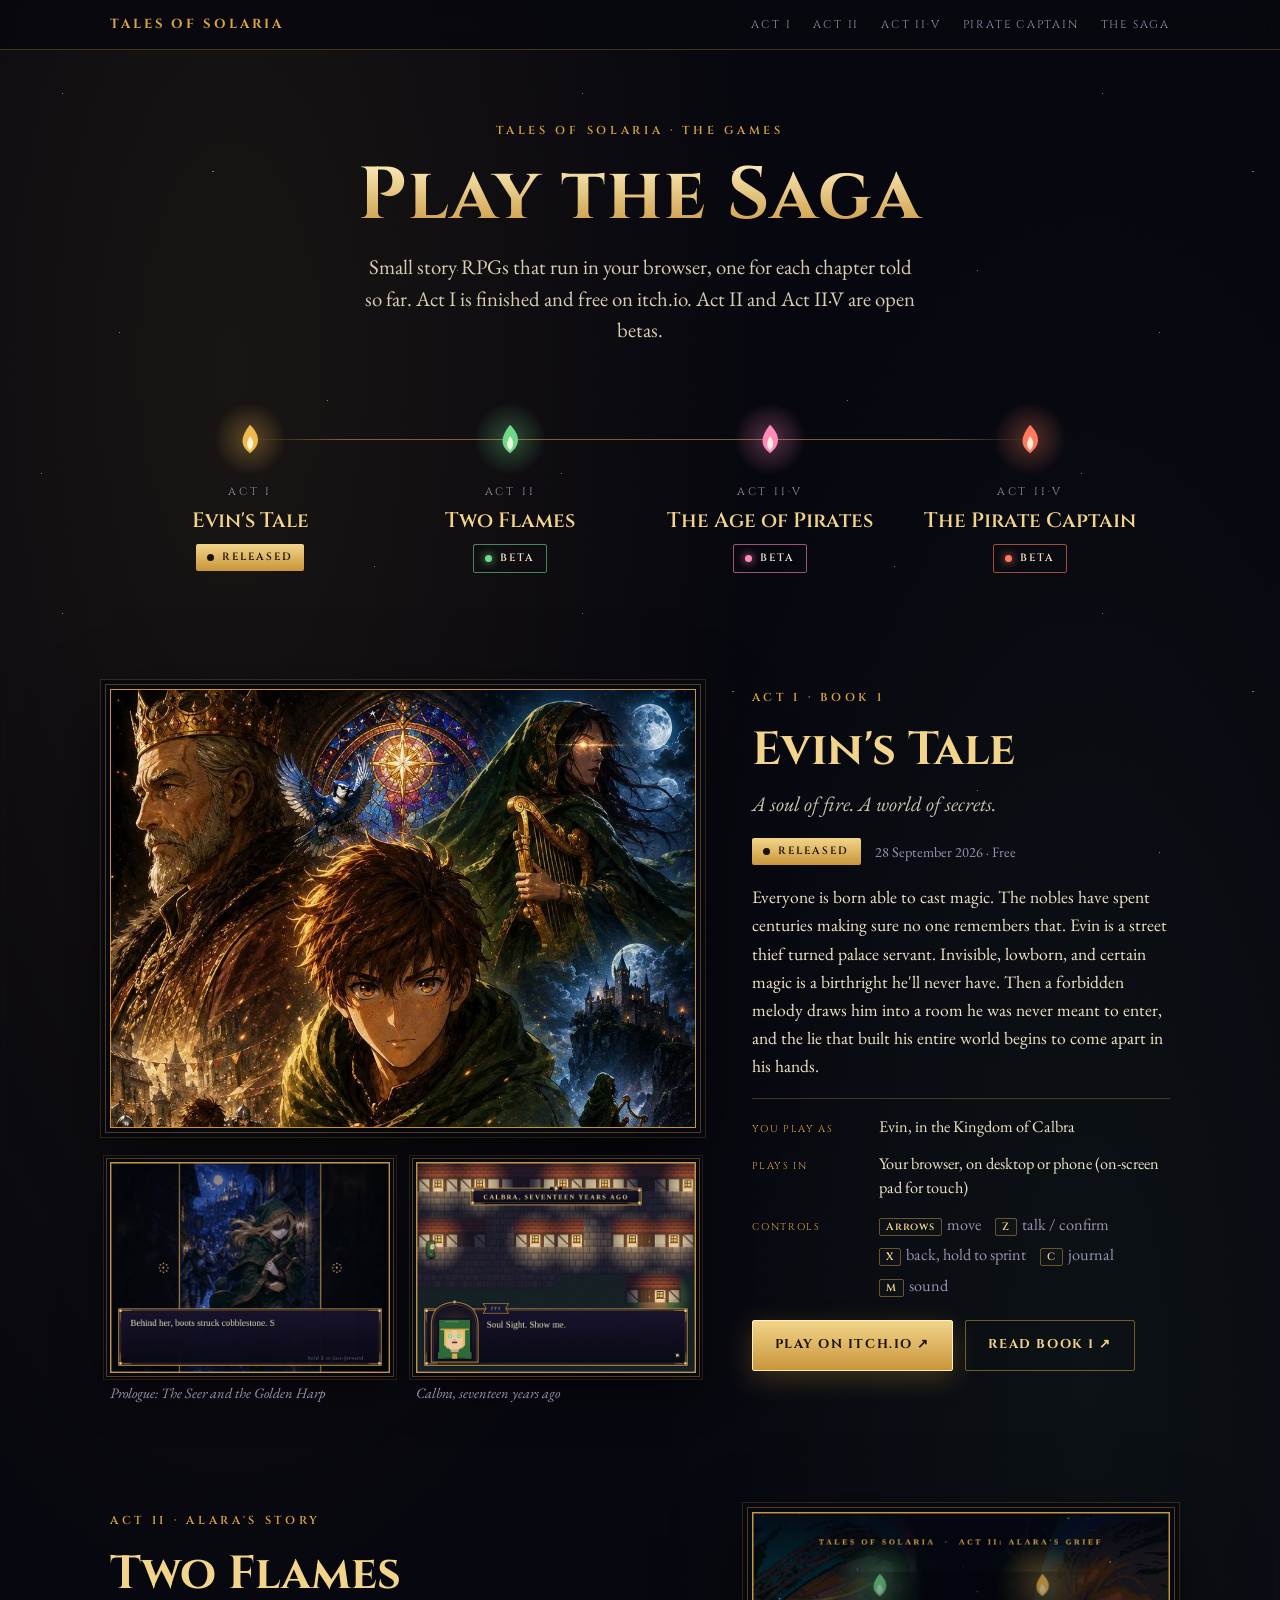
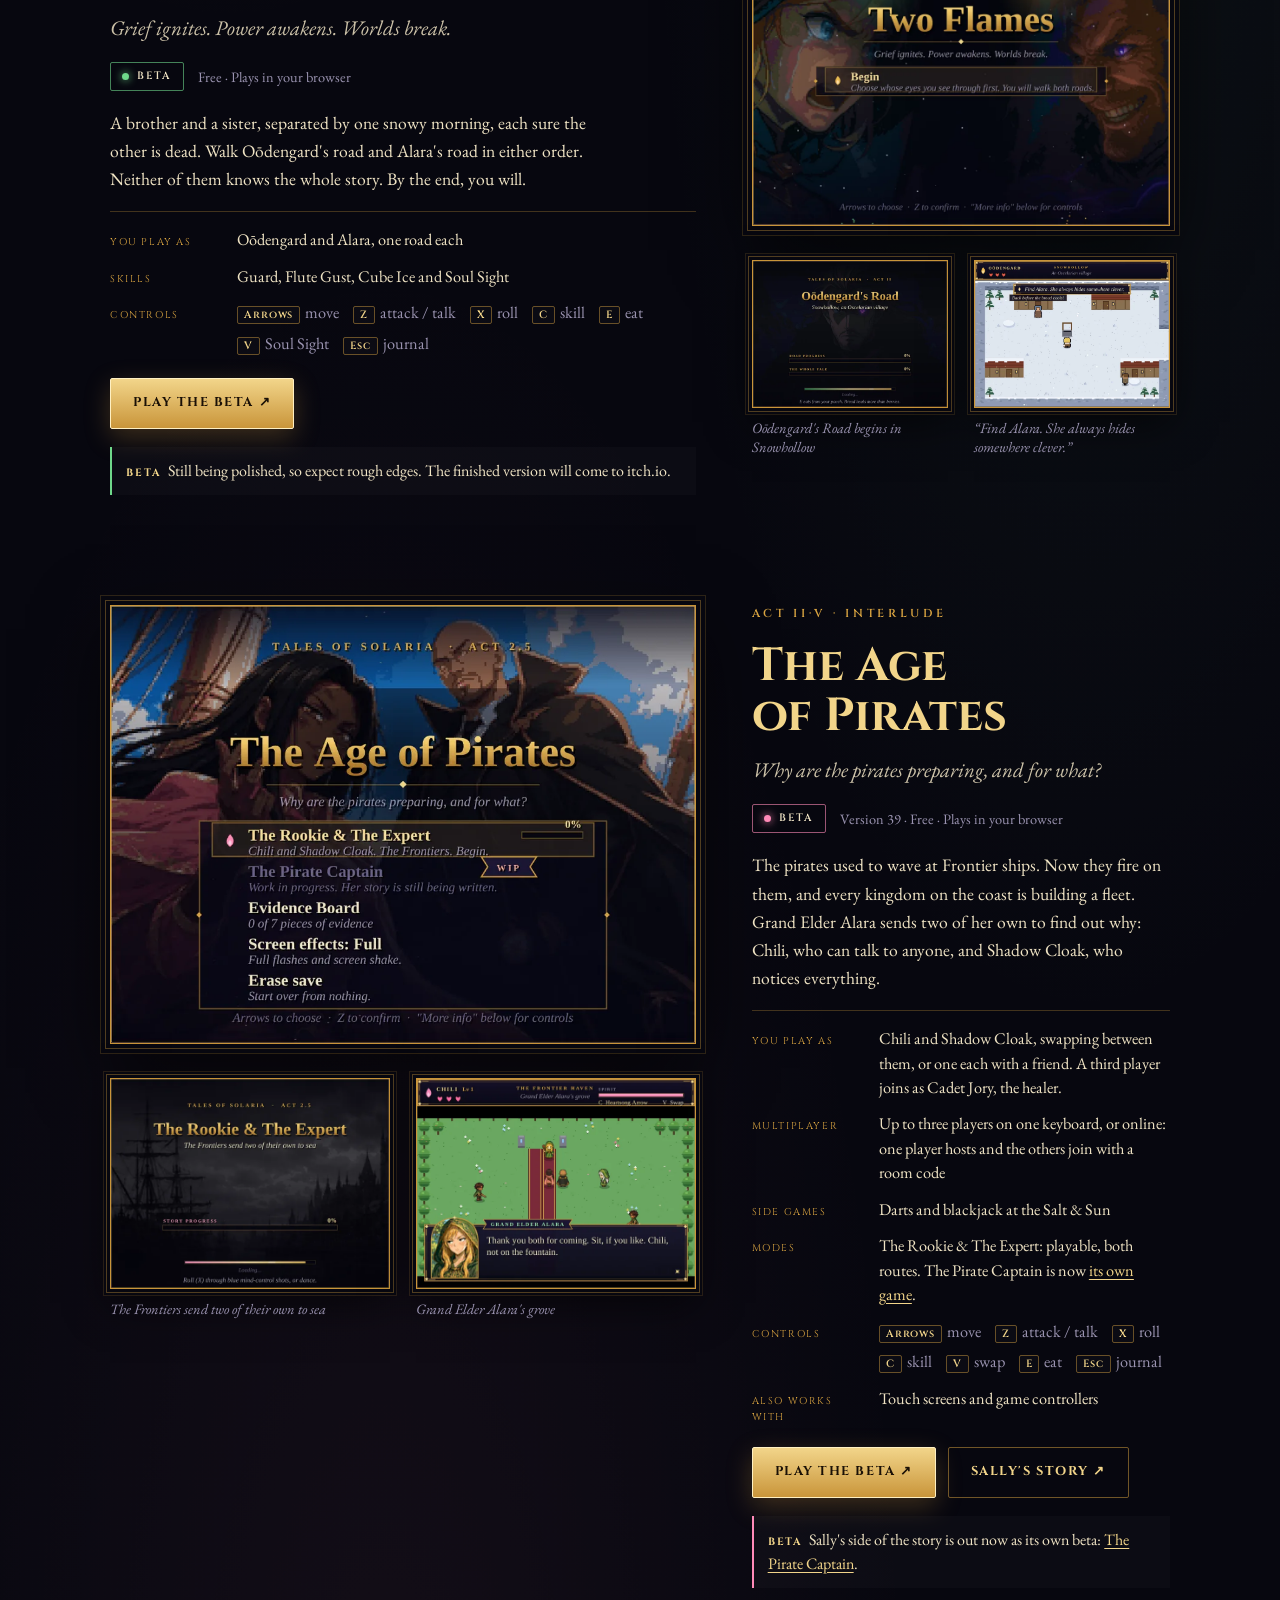
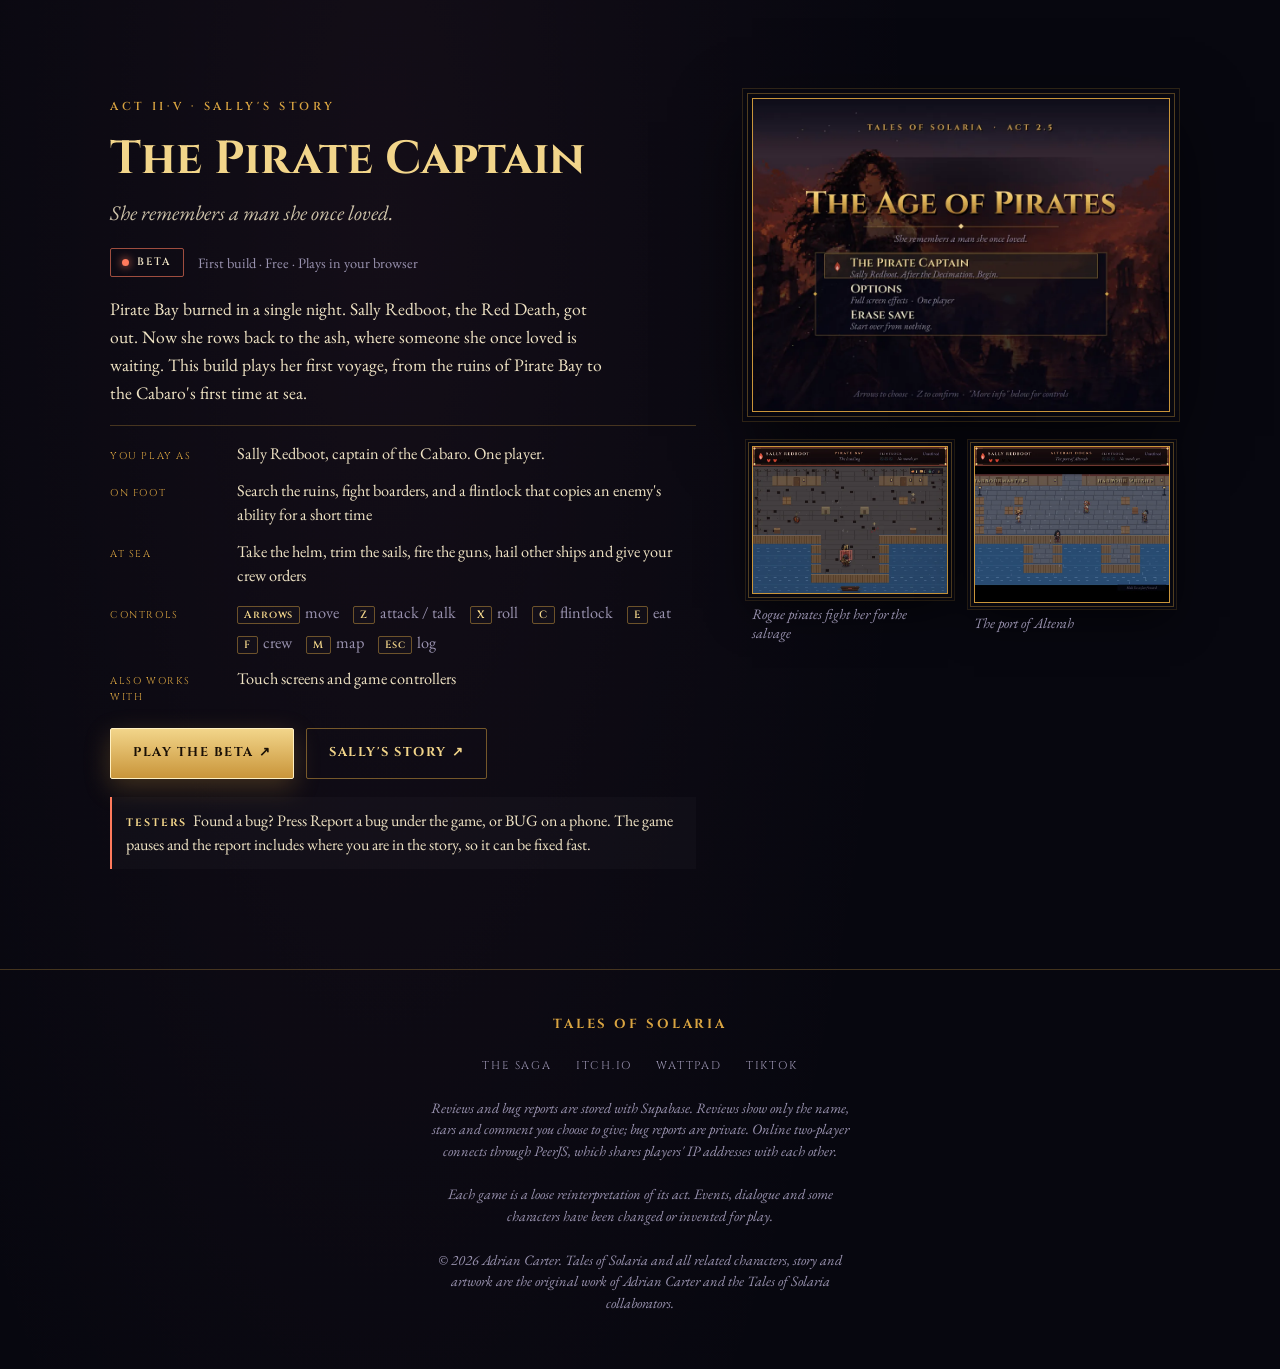
<file: games/index.html>
<!doctype html>
<html lang="en">
<head>
<meta charset="utf-8">
<meta name="viewport" content="width=device-width,initial-scale=1,viewport-fit=cover">
<title>Tales of Solaria Games</title>
<meta name="description" content="Browser RPGs set in Tales of Solaria. Act I is out now on itch.io; Act II and Act II·V are in beta.">
<link rel="preconnect" href="https://fonts.googleapis.com">
<link rel="preconnect" href="https://fonts.gstatic.com" crossorigin>
<link rel="stylesheet" href="https://fonts.googleapis.com/css2?family=Cinzel:wght@500;600;700&family=EB+Garamond:ital,wght@0,400;0,500;0,600;1,400&display=swap">
<style>
/* Layout: a night-sky ground, a reading-order line of four flames, then one framed "cabinet" per game, alternating sides. */
:root{
  color-scheme:dark;
  --ground:#07070f;
  --surface:#120f22;
  --surface-2:#181431;
  --gold:#d9a441;
  --gold-deep:#c9953a;
  --pale:#f2d58a;
  --ink:#efe3c4;
  --dim:#9a93b0;
  --line:rgba(217,164,65,.28);
  --ember:#f0b94e;
  --emerald:#6fd88a;
  --rose:#ff8ab8;
  --crimson:#ff7a5c;
  --violet:#a29bfe;
  --display:"Cinzel",Georgia,"Times New Roman",serif;
  --body:"EB Garamond",Georgia,"Times New Roman",serif;
  --step--1:.9rem; --step-0:1.1rem; --step-1:1.3rem; --step-2:1.75rem; --step-3:clamp(2rem,5vw,2.9rem); --step-4:clamp(2.6rem,8vw,4.6rem);
}
*,*::before,*::after{box-sizing:border-box}
html{scroll-behavior:smooth;background:var(--ground)}
body{
  margin:0;color:var(--ink);font-family:var(--body);font-size:var(--step-0);line-height:1.6;
  background:
    radial-gradient(ellipse 60% 40% at 18% 8%,rgba(240,185,78,.08),transparent 70%),
    radial-gradient(ellipse 50% 40% at 85% 30%,rgba(111,216,138,.05),transparent 70%),
    radial-gradient(ellipse 60% 50% at 30% 75%,rgba(255,138,184,.05),transparent 70%),
    var(--ground);
  -webkit-font-smoothing:antialiased;overflow-x:hidden;
}
body::before{
  content:"";position:fixed;inset:0;pointer-events:none;z-index:0;opacity:.55;
  background-image:
    radial-gradient(1px 1px at 12% 18%,#dfe8f4 50%,transparent 51%),
    radial-gradient(1px 1px at 72% 9%,#dfe8f4 50%,transparent 51%),
    radial-gradient(1.5px 1.5px at 41% 33%,#f2d58a 50%,transparent 51%),
    radial-gradient(1px 1px at 88% 52%,#dfe8f4 50%,transparent 51%),
    radial-gradient(1px 1px at 23% 64%,#dfe8f4 50%,transparent 51%),
    radial-gradient(1.5px 1.5px at 63% 77%,#f2d58a 50%,transparent 51%),
    radial-gradient(1px 1px at 8% 91%,#dfe8f4 50%,transparent 51%),
    radial-gradient(1px 1px at 51% 95%,#dfe8f4 50%,transparent 51%);
  background-size:520px 520px;
}
a{color:inherit}
a:focus-visible,button:focus-visible{outline:2px solid var(--pale);outline-offset:3px}
img{max-width:100%;display:block}
.wrap{position:relative;z-index:1;max-width:1100px;margin:0 auto;padding-inline:20px}

/* NAV */
.nav{position:sticky;top:env(safe-area-inset-top,0px);z-index:10;background:rgba(7,7,15,.86);backdrop-filter:blur(10px);-webkit-backdrop-filter:blur(10px);border-bottom:1px solid var(--line)}
.nav .wrap{display:flex;align-items:center;justify-content:space-between;gap:16px;padding-block:14px}
.mark{font-family:var(--display);font-weight:700;font-size:.82rem;letter-spacing:.22em;color:var(--gold);text-decoration:none;white-space:nowrap}
.nav-links{display:flex;gap:22px;flex-wrap:wrap;justify-content:flex-end}
.nav-links a{font-family:var(--display);font-size:.7rem;letter-spacing:.16em;text-transform:uppercase;color:var(--dim);text-decoration:none}
.nav-links a:hover{color:var(--pale)}

/* HERO */
.hero{padding-block:72px 40px;text-align:center}
.eyebrow{font-family:var(--display);font-weight:600;font-size:.72rem;letter-spacing:.32em;text-transform:uppercase;color:var(--gold);margin:0}
.hero h1{
  font-family:var(--display);font-weight:700;font-size:var(--step-4);line-height:1.02;letter-spacing:.02em;margin:18px 0 18px;text-wrap:balance;
  background:linear-gradient(180deg,#fff0c2 0%,var(--gold-deep) 100%);-webkit-background-clip:text;background-clip:text;color:transparent;
}
.hero .lede{max-width:56ch;margin:0 auto;color:var(--ink);opacity:.9;font-size:var(--step-1);line-height:1.5}

/* READING ORDER */
.order{margin:56px auto 0;max-width:1040px;display:grid;grid-template-columns:repeat(4,1fr);position:relative;list-style:none;padding:0}
.order::before{content:"";position:absolute;left:12.5%;right:12.5%;top:38px;height:1px;background:linear-gradient(90deg,transparent,var(--gold) 12%,var(--gold) 88%,transparent);opacity:.55}
.order li{min-width:0}
.order a{display:flex;flex-direction:column;align-items:center;gap:6px;text-decoration:none;padding:0 8px 6px}
.flame{width:76px;height:76px;position:relative;display:grid;place-items:center}
.flame::before{content:"";position:absolute;inset:0;border-radius:50%;background:radial-gradient(circle,color-mix(in srgb,var(--c) 32%,transparent) 0%,transparent 68%)}
.flame svg{width:34px;height:34px;position:relative;transform-origin:50% 90%;animation:flicker 3.2s ease-in-out infinite}
.order li:nth-child(2) .flame svg{animation-delay:-1.1s}
.order li:nth-child(3) .flame svg{animation-delay:-2.2s}
.order li:nth-child(4) .flame svg{animation-delay:-.6s}
@keyframes flicker{0%,100%{transform:scale(1,1)}30%{transform:scale(.96,1.06)}60%{transform:scale(1.03,.97)}}
.order a > div{display:grid;justify-items:center;gap:5px}
.order .act{font-family:var(--display);font-size:.68rem;letter-spacing:.26em;text-transform:uppercase;color:var(--dim)}
.order .name{font-family:var(--display);font-weight:600;font-size:var(--step-1);color:var(--pale);text-align:center;text-wrap:balance}
.order a:hover .name{color:#fff0c2}

/* STATUS */
.status{display:inline-flex;align-items:center;gap:8px;font-family:var(--display);font-weight:600;font-size:.66rem;letter-spacing:.2em;text-transform:uppercase;padding:5px 11px;border-radius:2px;white-space:nowrap}
.status .dot{width:7px;height:7px;border-radius:50%;background:var(--c);box-shadow:0 0 8px var(--c)}
.status.released{background:linear-gradient(180deg,var(--pale),var(--gold-deep));color:#1a1006}
.status.released .dot{background:#1a1006;box-shadow:none}
.status.beta{border:1px solid color-mix(in srgb,var(--c) 60%,transparent);color:var(--ink)}

/* GAME CABINETS */
.games{display:grid;gap:110px;padding-block:70px 40px}
.game{display:grid;grid-template-columns:minmax(0,7fr) minmax(0,5fr);gap:56px;align-items:start;scroll-margin-top:90px}
.game.flip .media{order:2}
.frame{margin:0;border:1px solid var(--gold-deep);outline:1px solid rgba(217,164,65,.35);outline-offset:4px;box-shadow:0 0 0 9px var(--ground),0 0 0 10px rgba(217,164,65,.18),0 24px 70px rgba(0,0,0,.7);background:#000}
.frame img{width:100%;height:auto;aspect-ratio:4/3;object-fit:cover}
.media{display:grid;gap:34px;min-width:0}
.shots{display:grid;grid-template-columns:1fr 1fr;gap:26px}
.shots figure{margin:0;display:grid;gap:10px}
.shots .frame{box-shadow:0 0 0 6px var(--ground),0 0 0 7px rgba(217,164,65,.14),0 14px 40px rgba(0,0,0,.6);outline-offset:3px}
.shots figcaption{font-style:italic;font-size:var(--step--1);color:var(--dim);line-height:1.35}
.copy{min-width:0;display:grid;gap:18px;align-content:start}
.copy h2{font-family:var(--display);font-weight:700;font-size:var(--step-3);line-height:1.08;margin:0;color:var(--pale);text-wrap:balance}
.tagline{margin:-6px 0 0;font-style:italic;font-size:var(--step-1);color:var(--ink);opacity:.85}
.meta{display:flex;flex-wrap:wrap;align-items:center;gap:10px 14px}
.meta span.small{font-size:var(--step--1);color:var(--dim)}
.copy p.blurb{margin:0;max-width:62ch}
.specs{margin:0;display:grid;gap:12px;border-top:1px solid var(--line);padding-top:16px}
.specs div{display:grid;grid-template-columns:7.2rem minmax(0,1fr);gap:12px;align-items:baseline}
.specs dt{font-family:var(--display);font-size:.62rem;letter-spacing:.16em;text-transform:uppercase;color:var(--gold);padding-top:3px}
.specs dd{margin:0;font-size:1.02rem;line-height:1.5}
.keys{display:flex;flex-wrap:wrap;gap:6px 14px}
.keys span{white-space:nowrap;color:var(--dim)}
kbd{font-family:var(--display);font-weight:600;font-size:.66rem;letter-spacing:.08em;color:var(--pale);border:1px solid rgba(217,164,65,.45);padding:1px 6px;margin-right:5px;border-radius:2px;background:rgba(255,255,255,.02)}
.ctas{display:flex;flex-wrap:wrap;gap:12px;margin-top:4px}
.btn{display:inline-flex;align-items:center;gap:10px;font-family:var(--display);font-weight:700;font-size:.8rem;letter-spacing:.12em;text-transform:uppercase;text-decoration:none;padding:14px 22px;border-radius:2px;transition:transform .18s ease,filter .18s ease,background .18s ease}
.btn.primary{background:linear-gradient(180deg,var(--pale),var(--gold-deep));color:#1a1006;border:1px solid #fff0c2;box-shadow:0 8px 26px rgba(201,149,58,.28)}
.btn.primary:hover{filter:brightness(1.08);transform:translateY(-1px)}
.btn.ghost{border:1px solid rgba(217,164,65,.5);color:var(--pale)}
.btn.ghost:hover{background:rgba(217,164,65,.1)}
.note{margin:0;padding:12px 14px;border-left:2px solid var(--c);background:rgba(255,255,255,.025);font-size:1rem;line-height:1.5;color:var(--ink)}
.note a,.specs a{color:var(--pale);text-underline-offset:3px}
.note b{font-family:var(--display);font-size:.66rem;letter-spacing:.18em;text-transform:uppercase;color:var(--pale);margin-right:6px}


/* REVIEWS: a full-width ledger under each game */
.reviews{grid-column:1/-1;border-top:1px solid var(--line);padding-top:26px;display:grid;grid-template-columns:minmax(0,7fr) minmax(0,5fr);gap:20px 56px}
.reviews[hidden]{display:none}
.rv-head{grid-column:1/-1;display:flex;flex-wrap:wrap;align-items:baseline;gap:8px 18px}
.rv-head h3{margin:0;font-family:var(--display);font-weight:600;font-size:.72rem;letter-spacing:.28em;text-transform:uppercase;color:var(--gold)}
.rv-score{display:flex;align-items:baseline;gap:10px;color:var(--dim);font-size:var(--step--1)}
.rv-score b{font-family:var(--display);font-size:var(--step-2);color:var(--pale);line-height:1}
.stars{display:inline-flex;gap:2px;color:var(--c);letter-spacing:0;font-size:1rem;line-height:1}
.stars .off{color:rgba(255,255,255,.18)}
.rv-list{list-style:none;margin:0;padding:0;display:grid;gap:14px;align-content:start;min-width:0}
.rv-list li{padding:12px 14px;background:rgba(255,255,255,.025);border-left:2px solid color-mix(in srgb,var(--c) 70%,transparent)}
.rv-list .who{display:flex;flex-wrap:wrap;align-items:center;gap:4px 12px;font-size:var(--step--1);color:var(--dim)}
.rv-list .who strong{font-family:var(--display);font-weight:600;font-size:.78rem;letter-spacing:.06em;color:var(--pale)}
.rv-list p{margin:6px 0 0;line-height:1.5;overflow-wrap:anywhere;white-space:pre-line}
.rv-empty{margin:0;color:var(--dim);font-style:italic}
.rv-more{justify-self:start;background:none;border:0;padding:0;font:inherit;font-size:var(--step--1);color:var(--pale);text-decoration:underline;text-underline-offset:3px;cursor:pointer}
.rv-form{display:grid;gap:12px;align-content:start;min-width:0}
.rv-form fieldset{border:0;margin:0;padding:0;min-width:0}
.rv-form legend,.rv-form .lbl{font-family:var(--display);font-size:.62rem;letter-spacing:.16em;text-transform:uppercase;color:var(--gold);padding:0;margin-bottom:6px;display:block}
.rv-pick{display:flex;gap:4px}
.rv-pick input{position:absolute;opacity:0;width:1px;height:1px}
.rv-pick label{font-size:1.9rem;line-height:1;color:rgba(255,255,255,.2);cursor:pointer;padding:2px 3px;transition:color .12s ease,transform .12s ease}
.rv-pick label.on{color:var(--c)}
.rv-pick input:focus-visible+label{outline:2px solid var(--pale);outline-offset:2px}
.rv-pick label:hover{transform:translateY(-1px)}
.rv-form input[type=text],.rv-form textarea{width:100%;font:inherit;font-size:1rem;color:var(--ink);background:rgba(7,7,15,.7);border:1px solid rgba(217,164,65,.35);border-radius:2px;padding:9px 11px}
.rv-form textarea{min-height:96px;resize:vertical}
.rv-form input[type=text]:focus,.rv-form textarea:focus{outline:none;border-color:var(--pale)}
.rv-form .hp{position:absolute;left:-9999px;width:1px;height:1px;overflow:hidden}
.rv-form .row{display:flex;flex-wrap:wrap;align-items:center;gap:10px 16px}
.rv-form button[type=submit]{cursor:pointer;font-family:var(--display);font-weight:700;font-size:.74rem;letter-spacing:.12em;text-transform:uppercase;padding:11px 18px;border-radius:2px;background:linear-gradient(180deg,var(--pale),var(--gold-deep));color:#1a1006;border:1px solid #fff0c2}
.rv-form button[disabled]{opacity:.55;cursor:default}
.rv-count{font-size:.85rem;color:var(--dim)}
.rv-msg{margin:0;font-size:1rem;line-height:1.45}
.rv-msg.ok{color:#9af0b0}.rv-msg.err{color:#ff9a80}
.rv-fine{margin:0;font-size:.85rem;font-style:italic;color:var(--dim);line-height:1.45}
@media (max-width:860px){ .reviews{grid-template-columns:minmax(0,1fr)} }


/* FOOTER */
footer{border-top:1px solid var(--line);margin-top:60px}
footer .wrap{padding-block:44px 56px;display:grid;gap:22px;justify-items:center;text-align:center}
.foot-links{display:flex;flex-wrap:wrap;justify-content:center;gap:10px 24px}
.foot-links a{font-family:var(--display);font-size:.7rem;letter-spacing:.16em;text-transform:uppercase;color:var(--dim);text-decoration:none}
.foot-links a:hover{color:var(--pale)}
.disc{max-width:60ch;margin:0;font-style:italic;font-size:var(--step--1);color:var(--dim);line-height:1.5}

@media (max-width:860px){
  .game,.game.flip{grid-template-columns:minmax(0,1fr);gap:40px}
  .game.flip .media{order:0}
  .games{gap:90px}
}
@media (max-width:600px){
  .hero{padding-block:48px 24px}
  .order{grid-template-columns:minmax(0,1fr);gap:10px;max-width:360px}
  .order::before{left:38px;right:auto;top:30px;bottom:30px;width:1px;height:auto;background:linear-gradient(180deg,transparent,var(--gold) 12%,var(--gold) 88%,transparent)}
  .order a{flex-direction:row;align-items:center;gap:14px;padding:0}
  .order a > div{display:grid;justify-items:start}
  .order .name{text-align:left}
  .shots{gap:18px}
  .specs div{grid-template-columns:minmax(0,1fr);gap:4px}
  .nav-links{gap:14px}
  .nav-links .hide-sm{display:none}
  .mark{font-size:.74rem;letter-spacing:.18em}
}
@media (prefers-reduced-motion:reduce){
  html{scroll-behavior:auto}
  .flame svg{animation:none}
  .btn{transition:none}
}
</style>
<meta property="og:title" content="Tales of Solaria Games">
<meta property="og:description" content="Browser RPGs set in Tales of Solaria. Act I is out now on itch.io; Act II and Act II·V are in beta.">
<meta property="og:url" content="https://talesofsolaria.co.uk/games/">
<meta property="og:type" content="website">
<meta property="og:image" content="https://talesofsolaria.co.uk/games/img/og-games.jpg">
<meta name="twitter:card" content="summary_large_image">
<meta name="theme-color" content="#07070f">
<link rel="icon" type="image/x-icon" href="https://raw.githubusercontent.com/SolarianEarl0s/SolarianEarl0s.github.io/main/favicon.ico">
<link rel="icon" type="image/png" sizes="32x32" href="https://raw.githubusercontent.com/SolarianEarl0s/SolarianEarl0s.github.io/main/favicon-32x32.png">
</head>
<body>
<svg width="0" height="0" style="position:absolute" aria-hidden="true">
  <defs>
    <symbol id="flame" viewBox="-24 -24 48 48">
      <path fill="currentColor" d="M0-20C14-6 16 8 0 20C-16 8-12-4 0-20Z"/>
      <path fill="rgba(255,250,230,.88)" d="M0-4C6 2 6 10 0 16C-6 10-5 4 0-4Z"/>
    </symbol>
  </defs>
</svg>

<nav class="nav" aria-label="Site">
  <div class="wrap">
    <a class="mark" href="/">TALES OF SOLARIA</a>
    <div class="nav-links">
      <a class="hide-sm" href="#evins-tale">Act I</a>
      <a class="hide-sm" href="#two-flames">Act II</a>
      <a class="hide-sm" href="#age-of-pirates">Act II·V</a>
      <a class="hide-sm" href="#pirate-captain">Pirate Captain</a>
      <a href="/">The Saga</a>
    </div>
  </div>
</nav>

<main>
  <header class="hero">
    <div class="wrap">
      <p class="eyebrow">Tales of Solaria &middot; The Games</p>
      <h1>Play the Saga</h1>
      <p class="lede">Small story RPGs that run in your browser, one for each chapter told so far. Act I is finished and free on itch.io. Act II and Act II·V are open betas.</p>

      <ol class="order" aria-label="Play order">
        <li style="--c:var(--ember)">
          <a href="#evins-tale">
            <span class="flame" style="color:var(--ember)"><svg><use href="#flame"/></svg></span>
            <div>
              <span class="act">Act I</span>
              <span class="name">Evin's Tale</span>
              <span class="status released"><span class="dot"></span>Released</span>
            </div>
          </a>
        </li>
        <li style="--c:var(--emerald)">
          <a href="#two-flames">
            <span class="flame" style="color:var(--emerald)"><svg><use href="#flame"/></svg></span>
            <div>
              <span class="act">Act II</span>
              <span class="name">Two Flames</span>
              <span class="status beta"><span class="dot"></span>Beta</span>
            </div>
          </a>
        </li>
        <li style="--c:var(--rose)">
          <a href="#age-of-pirates">
            <span class="flame" style="color:var(--rose)"><svg><use href="#flame"/></svg></span>
            <div>
              <span class="act">Act II·V</span>
              <span class="name">The Age of Pirates</span>
              <span class="status beta"><span class="dot"></span>Beta</span>
            </div>
          </a>
        </li>
        <li style="--c:var(--crimson)">
          <a href="#pirate-captain">
            <span class="flame" style="color:var(--crimson)"><svg><use href="#flame"/></svg></span>
            <div>
              <span class="act">Act II·V</span>
              <span class="name">The Pirate Captain</span>
              <span class="status beta"><span class="dot"></span>Beta</span>
            </div>
          </a>
        </li>
      </ol>
    </div>
  </header>

  <div class="wrap games">

    <!-- ACT I -->
    <article class="game" id="evins-tale" style="--c:var(--ember)" aria-labelledby="t-evin">
      <div class="media">
        <figure class="frame"><img src="img/evin-cover.webp" width="960" height="720" alt="Evin's Tale cover art: Evin in a green hood, the King of Calbra, and the Seer with her golden harp"></figure>
        <div class="shots">
          <figure>
            <div class="frame"><img src="img/evin-prologue.webp" width="640" height="480" loading="lazy" alt="Prologue scene: the Seer with her harp on a moonlit street"></div>
            <figcaption>Prologue: The Seer and the Golden Harp</figcaption>
          </figure>
          <figure>
            <div class="frame"><img src="img/evin-calbra.webp" width="640" height="480" loading="lazy" alt="Gameplay in the streets of Calbra, seventeen years ago, with a dialogue box"></div>
            <figcaption>Calbra, seventeen years ago</figcaption>
          </figure>
        </div>
      </div>
      <div class="copy">
        <p class="eyebrow">Act I &middot; Book 1</p>
        <h2 id="t-evin">Evin's Tale</h2>
        <p class="tagline">A soul of fire. A world of secrets.</p>
        <div class="meta">
          <span class="status released"><span class="dot"></span>Released</span>
          <span class="small">28 September 2026 &middot; Free</span>
        </div>
        <p class="blurb">Everyone is born able to cast magic. The nobles have spent centuries making sure no one remembers that. Evin is a street thief turned palace servant. Invisible, lowborn, and certain magic is a birthright he'll never have. Then a forbidden melody draws him into a room he was never meant to enter, and the lie that built his entire world begins to come apart in his hands.</p>
        <dl class="specs">
          <div><dt>You play as</dt><dd>Evin, in the Kingdom of Calbra</dd></div>
          <div><dt>Plays in</dt><dd>Your browser, on desktop or phone (on-screen pad for touch)</dd></div>
          <div><dt>Controls</dt><dd class="keys"><span><kbd>Arrows</kbd>move</span><span><kbd>Z</kbd>talk / confirm</span><span><kbd>X</kbd>back, hold to sprint</span><span><kbd>C</kbd>journal</span><span><kbd>M</kbd>sound</span></dd></div>
        </dl>
        <div class="ctas">
          <a class="btn primary" href="https://talesofsolaria.itch.io/evins-tale" target="_blank" rel="noopener">Play on itch.io &#8599;</a>
          <a class="btn ghost" href="https://www.wattpad.com/story/388548881-tales-of-solaria-evin%27s-tale" target="_blank" rel="noopener">Read Book 1 &#8599;</a>
        </div>
      </div>
      <section class="reviews" data-game="evins-tale" aria-label="Player reviews of Evin's Tale" hidden>
        <div class="rv-head"><h3>Player reviews</h3><div class="rv-score" aria-live="polite"></div></div>
        <div class="rv-col"><ul class="rv-list"></ul></div>
        <form class="rv-form" novalidate>
          <fieldset><legend>Your rating</legend><div class="rv-pick"></div></fieldset>
          <label><span class="lbl">Name (optional)</span><input type="text" name="name" maxlength="40" autocomplete="nickname" placeholder="A traveller"></label>
          <label><span class="lbl">Comment (optional)</span><textarea name="comment" maxlength="600" placeholder="What did you think?"></textarea></label>
          <label class="hp" aria-hidden="true">Leave this empty<input type="text" name="website" tabindex="-1" autocomplete="off"></label>
          <div class="row"><button type="submit">Send review</button><span class="rv-count">0 / 600</span></div>
          <p class="rv-msg" role="status"></p>
          <p class="rv-fine">Reviews appear once they have been read. Please don't include personal details.</p>
        </form>
      </section>
    </article>

    <!-- ACT II -->
    <article class="game flip" id="two-flames" style="--c:var(--emerald)" aria-labelledby="t-flames">
      <div class="media">
        <figure class="frame"><img src="img/flames-title.webp" width="960" height="720" loading="lazy" alt="Two Flames title screen: Alara and Oōdengard face each other across the title"></figure>
        <div class="shots">
          <figure>
            <div class="frame"><img src="img/flames-road.webp" width="640" height="480" loading="lazy" alt="Chapter card reading Oōdengard's Road, Snowhollow, an Oscelarian village"></div>
            <figcaption>Oōdengard's Road begins in Snowhollow</figcaption>
          </figure>
          <figure>
            <div class="frame"><img src="img/flames-snowhollow.webp" width="640" height="480" loading="lazy" alt="Gameplay in snowy Snowhollow with the quest: find Alara, she always hides somewhere clever"></div>
            <figcaption>&ldquo;Find Alara. She always hides somewhere clever.&rdquo;</figcaption>
          </figure>
        </div>
      </div>
      <div class="copy">
        <p class="eyebrow">Act II &middot; Alara's Story</p>
        <h2 id="t-flames">Two Flames</h2>
        <p class="tagline">Grief ignites. Power awakens. Worlds break.</p>
        <div class="meta">
          <span class="status beta"><span class="dot"></span>Beta</span>
          <span class="small">Free &middot; Plays in your browser</span>
        </div>
        <p class="blurb">A brother and a sister, separated by one snowy morning, each sure the other is dead. Walk Oōdengard's road and Alara's road in either order. Neither of them knows the whole story. By the end, you will.</p>
        <dl class="specs">
          <div><dt>You play as</dt><dd>Oōdengard and Alara, one road each</dd></div>
          <div><dt>Skills</dt><dd>Guard, Flute Gust, Cube Ice and Soul Sight</dd></div>
          <div><dt>Controls</dt><dd class="keys"><span><kbd>Arrows</kbd>move</span><span><kbd>Z</kbd>attack / talk</span><span><kbd>X</kbd>roll</span><span><kbd>C</kbd>skill</span><span><kbd>E</kbd>eat</span><span><kbd>V</kbd>Soul Sight</span><span><kbd>Esc</kbd>journal</span></dd></div>
        </dl>
        <div class="ctas">
          <a class="btn primary" href="two-flames/">Play the beta &#8599;</a>
        </div>
        <p class="note"><b>Beta</b>Still being polished, so expect rough edges. The finished version will come to itch.io.</p>
      </div>
      <section class="reviews" data-game="two-flames" aria-label="Player reviews of Two Flames" hidden>
        <div class="rv-head"><h3>Player reviews</h3><div class="rv-score" aria-live="polite"></div></div>
        <div class="rv-col"><ul class="rv-list"></ul></div>
        <form class="rv-form" novalidate>
          <fieldset><legend>Your rating</legend><div class="rv-pick"></div></fieldset>
          <label><span class="lbl">Name (optional)</span><input type="text" name="name" maxlength="40" autocomplete="nickname" placeholder="A traveller"></label>
          <label><span class="lbl">Comment (optional)</span><textarea name="comment" maxlength="600" placeholder="What did you think?"></textarea></label>
          <label class="hp" aria-hidden="true">Leave this empty<input type="text" name="website" tabindex="-1" autocomplete="off"></label>
          <div class="row"><button type="submit">Send review</button><span class="rv-count">0 / 600</span></div>
          <p class="rv-msg" role="status"></p>
          <p class="rv-fine">Reviews appear once they have been read. Please don't include personal details.</p>
        </form>
      </section>
    </article>

    <!-- ACT II·V -->
    <article class="game" id="age-of-pirates" style="--c:var(--rose)" aria-labelledby="t-pirates">
      <div class="media">
        <figure class="frame"><img src="img/pirates-title.webp" width="960" height="720" loading="lazy" alt="The Age of Pirates title screen with Chili and Shadow Cloak on a ship's deck and the mode menu"></figure>
        <div class="shots">
          <figure>
            <div class="frame"><img src="img/pirates-mode.webp" width="640" height="480" loading="lazy" alt="Chapter card: The Rookie and The Expert, the Frontiers send two of their own to sea"></div>
            <figcaption>The Frontiers send two of their own to sea</figcaption>
          </figure>
          <figure>
            <div class="frame"><img src="img/pirates-haven.webp" width="640" height="480" loading="lazy" alt="Grand Elder Alara greets Chili and Shadow Cloak in the Frontier haven"></div>
            <figcaption>Grand Elder Alara's grove</figcaption>
          </figure>
        </div>
      </div>
      <div class="copy">
        <p class="eyebrow">Act II·V &middot; Interlude</p>
        <h2 id="t-pirates">The Age of Pirates</h2>
        <p class="tagline">Why are the pirates preparing, and for what?</p>
        <div class="meta">
          <span class="status beta"><span class="dot"></span>Beta</span>
          <span class="small">Version 39 &middot; Free &middot; Plays in your browser</span>
        </div>
        <p class="blurb">The pirates used to wave at Frontier ships. Now they fire on them, and every kingdom on the coast is building a fleet. Grand Elder Alara sends two of her own to find out why: Chili, who can talk to anyone, and Shadow Cloak, who notices everything.</p>
        <dl class="specs">
          <div><dt>You play as</dt><dd>Chili and Shadow Cloak, swapping between them, or one each with a friend. A third player joins as Cadet Jory, the healer.</dd></div>
          <div><dt>Multiplayer</dt><dd>Up to three players on one keyboard, or online: one player hosts and the others join with a room code</dd></div>
          <div><dt>Side games</dt><dd>Darts and blackjack at the Salt &amp; Sun</dd></div>
          <div><dt>Modes</dt><dd>The Rookie &amp; The Expert: playable, both routes. The Pirate Captain is now <a href="#pirate-captain">its own game</a>.</dd></div>
          <div><dt>Controls</dt><dd class="keys"><span><kbd>Arrows</kbd>move</span><span><kbd>Z</kbd>attack / talk</span><span><kbd>X</kbd>roll</span><span><kbd>C</kbd>skill</span><span><kbd>V</kbd>swap</span><span><kbd>E</kbd>eat</span><span><kbd>Esc</kbd>journal</span></dd></div>
          <div><dt>Also works with</dt><dd>Touch screens and game controllers</dd></div>
        </dl>
        <div class="ctas">
          <a class="btn primary" href="age-of-pirates/">Play the beta &#8599;</a>
          <a class="btn ghost" href="https://hub.talesofsolaria.co.uk/act2v/" target="_blank" rel="noopener">Sally's story &#8599;</a>
        </div>
        <p class="note"><b>Beta</b>Sally's side of the story is out now as its own beta: <a href="#pirate-captain">The Pirate Captain</a>.</p>
      </div>
      <section class="reviews" data-game="age-of-pirates" aria-label="Player reviews of The Age of Pirates" hidden>
        <div class="rv-head"><h3>Player reviews</h3><div class="rv-score" aria-live="polite"></div></div>
        <div class="rv-col"><ul class="rv-list"></ul></div>
        <form class="rv-form" novalidate>
          <fieldset><legend>Your rating</legend><div class="rv-pick"></div></fieldset>
          <label><span class="lbl">Name (optional)</span><input type="text" name="name" maxlength="40" autocomplete="nickname" placeholder="A traveller"></label>
          <label><span class="lbl">Comment (optional)</span><textarea name="comment" maxlength="600" placeholder="What did you think?"></textarea></label>
          <label class="hp" aria-hidden="true">Leave this empty<input type="text" name="website" tabindex="-1" autocomplete="off"></label>
          <div class="row"><button type="submit">Send review</button><span class="rv-count">0 / 600</span></div>
          <p class="rv-msg" role="status"></p>
          <p class="rv-fine">Reviews appear once they have been read. Please don't include personal details.</p>
        </form>
      </section>
    </article>

    <!-- ACT II·V: THE PIRATE CAPTAIN -->
    <article class="game flip" id="pirate-captain" style="--c:var(--crimson)" aria-labelledby="t-captain">
      <div class="media">
        <figure class="frame"><img src="img/captain-title.webp" width="960" height="720" loading="lazy" alt="The Pirate Captain title screen: Sally Redboot against the burning ruins of Pirate Bay"></figure>
        <div class="shots">
          <figure>
            <div class="frame"><img src="img/captain-ruins.webp" width="640" height="480" loading="lazy" alt="Sally fights rogue pirates on the landing in the ash of Pirate Bay"></div>
            <figcaption>Rogue pirates fight her for the salvage</figcaption>
          </figure>
          <figure>
            <div class="frame"><img src="img/captain-alterah.webp" width="640" height="480" loading="lazy" alt="Sally on the docks of Alterah, between the harbourmaster and the harbour wright"></div>
            <figcaption>The port of Alterah</figcaption>
          </figure>
        </div>
      </div>
      <div class="copy">
        <p class="eyebrow">Act II·V &middot; Sally's Story</p>
        <h2 id="t-captain">The Pirate Captain</h2>
        <p class="tagline">She remembers a man she once loved.</p>
        <div class="meta">
          <span class="status beta"><span class="dot"></span>Beta</span>
          <span class="small">First build &middot; Free &middot; Plays in your browser</span>
        </div>
        <p class="blurb">Pirate Bay burned in a single night. Sally Redboot, the Red Death, got out. Now she rows back to the ash, where someone she once loved is waiting. This build plays her first voyage, from the ruins of Pirate Bay to the Cabaro's first time at sea.</p>
        <dl class="specs">
          <div><dt>You play as</dt><dd>Sally Redboot, captain of the Cabaro. One player.</dd></div>
          <div><dt>On foot</dt><dd>Search the ruins, fight boarders, and a flintlock that copies an enemy's ability for a short time</dd></div>
          <div><dt>At sea</dt><dd>Take the helm, trim the sails, fire the guns, hail other ships and give your crew orders</dd></div>
          <div><dt>Controls</dt><dd class="keys"><span><kbd>Arrows</kbd>move</span><span><kbd>Z</kbd>attack / talk</span><span><kbd>X</kbd>roll</span><span><kbd>C</kbd>flintlock</span><span><kbd>E</kbd>eat</span><span><kbd>F</kbd>crew</span><span><kbd>M</kbd>map</span><span><kbd>Esc</kbd>log</span></dd></div>
          <div><dt>Also works with</dt><dd>Touch screens and game controllers</dd></div>
        </dl>
        <div class="ctas">
          <a class="btn primary" href="pirate-captain/">Play the beta &#8599;</a>
          <a class="btn ghost" href="https://hub.talesofsolaria.co.uk/act2v/" target="_blank" rel="noopener">Sally's story &#8599;</a>
        </div>
        <p class="note"><b>Testers</b>Found a bug? Press Report a bug under the game, or BUG on a phone. The game pauses and the report includes where you are in the story, so it can be fixed fast.</p>
      </div>
      <section class="reviews" data-game="pirate-captain" aria-label="Player reviews of The Pirate Captain" hidden>
        <div class="rv-head"><h3>Player reviews</h3><div class="rv-score" aria-live="polite"></div></div>
        <div class="rv-col"><ul class="rv-list"></ul></div>
        <form class="rv-form" novalidate>
          <fieldset><legend>Your rating</legend><div class="rv-pick"></div></fieldset>
          <label><span class="lbl">Name (optional)</span><input type="text" name="name" maxlength="40" autocomplete="nickname" placeholder="A traveller"></label>
          <label><span class="lbl">Comment (optional)</span><textarea name="comment" maxlength="600" placeholder="What did you think?"></textarea></label>
          <label class="hp" aria-hidden="true">Leave this empty<input type="text" name="website" tabindex="-1" autocomplete="off"></label>
          <div class="row"><button type="submit">Send review</button><span class="rv-count">0 / 600</span></div>
          <p class="rv-msg" role="status"></p>
          <p class="rv-fine">Reviews appear once they have been read. Please don't include personal details.</p>
        </form>
      </section>
    </article>

  </div>

</main>

<footer>
  <div class="wrap">
    <a class="mark" href="/">TALES OF SOLARIA</a>
    <nav class="foot-links" aria-label="Elsewhere">
      <a href="/">The Saga</a>
      <a href="https://talesofsolaria.itch.io/evins-tale" target="_blank" rel="noopener">itch.io</a>
      <a href="https://www.wattpad.com/story/388548881-tales-of-solaria-evin%27s-tale" target="_blank" rel="noopener">Wattpad</a>
      <a href="https://www.tiktok.com/@kentoclark" target="_blank" rel="noopener">TikTok</a>
    </nav>
    <p class="disc">Reviews and bug reports are stored with Supabase. Reviews show only the name, stars and comment you choose to give; bug reports are private. Online two-player connects through PeerJS, which shares players' IP addresses with each other.</p>
    <p class="disc">Each game is a loose reinterpretation of its act. Events, dialogue and some characters have been changed or invented for play.</p>
    <p class="disc">&copy; 2026 Adrian Carter. Tales of Solaria and all related characters, story and artwork are the original work of Adrian Carter and the Tales of Solaria collaborators.</p>
  </div>
</footer>
<script>
/* Player reviews, stored in Supabase. Only reviews you've approved are shown. */
(()=>{
  const SB_URL='https://thijkwjwmdsqyvinzjdv.supabase.co', SB_KEY='sb_publishable_pfZO6LXfDzrELYELNjsuog_3yfH6MvV';
  const boxes=[...document.querySelectorAll('.reviews[data-game]')];
  if(!SB_URL||!SB_KEY||!boxes.length||!window.fetch) return;
  const H={apikey:SB_KEY,'Content-Type':'application/json'};
  if(SB_KEY.startsWith('eyJ')) H.Authorization='Bearer '+SB_KEY;
  const API=SB_URL.replace(/\/$/,'')+'/rest/v1/game_reviews';
  const esc=t=>String(t).replace(/[&<>"']/g,c=>({'&':'&amp;','<':'&lt;','>':'&gt;','"':'&quot;',"'":'&#39;'}[c]));
  const stars=(n,label)=>`<span class="stars" role="img" aria-label="${label||n+' out of 5 stars'}">${[1,2,3,4,5].map(i=>`<span class="${i<=Math.round(n)?'':'off'}" aria-hidden="true">★</span>`).join('')}</span>`;
  const when=d=>{ try{ return new Date(d).toLocaleDateString('en-GB',{day:'numeric',month:'short',year:'numeric'}); }catch(e){ return ''; } };
  const seen=g=>{ try{ return localStorage.getItem('tos.reviewed.'+g); }catch(e){ return null; } };
  const mark=g=>{ try{ localStorage.setItem('tos.reviewed.'+g,'1'); }catch(e){} };
  let all=[];
  function render(box){
    const g=box.dataset.game, rows=all.filter(r=>r.game===g);
    const score=box.querySelector('.rv-score'), list=box.querySelector('.rv-list');
    if(rows.length){ const avg=rows.reduce((a,r)=>a+r.rating,0)/rows.length;
      score.innerHTML=`<b>${avg.toFixed(1)}</b>${stars(avg,'Average '+avg.toFixed(1)+' out of 5')}<span>${rows.length} review${rows.length===1?'':'s'}</span>`; }
    else score.innerHTML='<span>No reviews yet. Be the first.</span>';
    const withText=rows.filter(r=>r.comment&&r.comment.trim());
    const show=box.dataset.all?withText:withText.slice(0,3);
    list.innerHTML=show.length?show.map(r=>`<li><div class="who"><strong>${esc(r.name||'A traveller')}</strong>${stars(r.rating)}<span>${when(r.created_at)}</span></div><p>${esc(r.comment)}</p></li>`).join(''):'<li style="border:0;background:none;padding:0"><p class="rv-empty">No comments yet.</p></li>';
    const col=box.querySelector('.rv-col'); let more=col.querySelector('.rv-more');
    if(withText.length>3&&!box.dataset.all){ if(!more){ more=document.createElement('button'); more.type='button'; more.className='rv-more'; more.onclick=()=>{ box.dataset.all='1'; render(box); }; col.appendChild(more); } more.textContent='Show all '+withText.length+' comments'; }
    else if(more) more.remove();
  }
  function setup(box){
    const g=box.dataset.game, f=box.querySelector('form'), pick=f.querySelector('.rv-pick'), msg=f.querySelector('.rv-msg'), btn=f.querySelector('button[type=submit]'), ta=f.querySelector('textarea'), cnt=f.querySelector('.rv-count');
    let rating=0;
    pick.innerHTML=[1,2,3,4,5].map(i=>`<input type="radio" name="rating-${g}" id="r-${g}-${i}" value="${i}"><label for="r-${g}-${i}" title="${i} star${i>1?'s':''}"><span aria-hidden="true">★</span><span class="sr" style="position:absolute;width:1px;height:1px;overflow:hidden;clip:rect(0 0 0 0)">${i} star${i>1?'s':''}</span></label>`).join('');
    const paint=n=>pick.querySelectorAll('label').forEach((l,i)=>l.classList.toggle('on',i<n));
    pick.addEventListener('change',e=>{ rating=+e.target.value; paint(rating); });
    pick.querySelectorAll('label').forEach((l,i)=>{ l.addEventListener('mouseenter',()=>paint(i+1)); });
    pick.addEventListener('mouseleave',()=>paint(rating));
    ta.addEventListener('input',()=>{ cnt.textContent=ta.value.length+' / 600'; });
    if(seen(g)){ msg.className='rv-msg ok'; msg.textContent='Thanks, you have already reviewed this game.'; }
    f.addEventListener('submit',async e=>{
      e.preventDefault();
      if(f.website.value) return;
      if(!rating){ msg.className='rv-msg err'; msg.textContent='Pick a star rating first.'; pick.querySelector('input').focus(); return; }
      if(seen(g)){ msg.className='rv-msg ok'; msg.textContent='Thanks, you have already reviewed this game.'; return; }
      const name=f.name.value.trim().slice(0,40)||'A traveller', comment=ta.value.trim().slice(0,600)||null;
      btn.disabled=true; msg.className='rv-msg'; msg.textContent='Sending...';
      try{
        const r=await fetch(API,{method:'POST',headers:Object.assign({Prefer:'return=minimal'},H),body:JSON.stringify({game:g,rating,name,comment})});
        if(!r.ok){ const t=await r.text(); throw new Error(/Too many/.test(t)?'Lots of reviews are coming in right now. Try again in a minute.':'Could not send your review. Please try again later.'); }
        mark(g); f.reset(); rating=0; paint(0); cnt.textContent='0 / 600';
        msg.className='rv-msg ok'; msg.textContent='Thank you! Your review will appear once it has been read.';
      }catch(err){ msg.className='rv-msg err'; msg.textContent=err.message||'Could not send your review.'; }
      btn.disabled=false;
    });
  }
  fetch(API+'?select=game,rating,name,comment,created_at&order=created_at.desc&limit=1000',{headers:H})
    .then(r=>{ if(!r.ok) throw 0; return r.json(); })
    .then(rows=>{ all=Array.isArray(rows)?rows:[]; boxes.forEach(b=>{ b.hidden=false; setup(b); render(b); }); })
    .catch(()=>{});
})();

</script>
</body>
</html>
</file>
